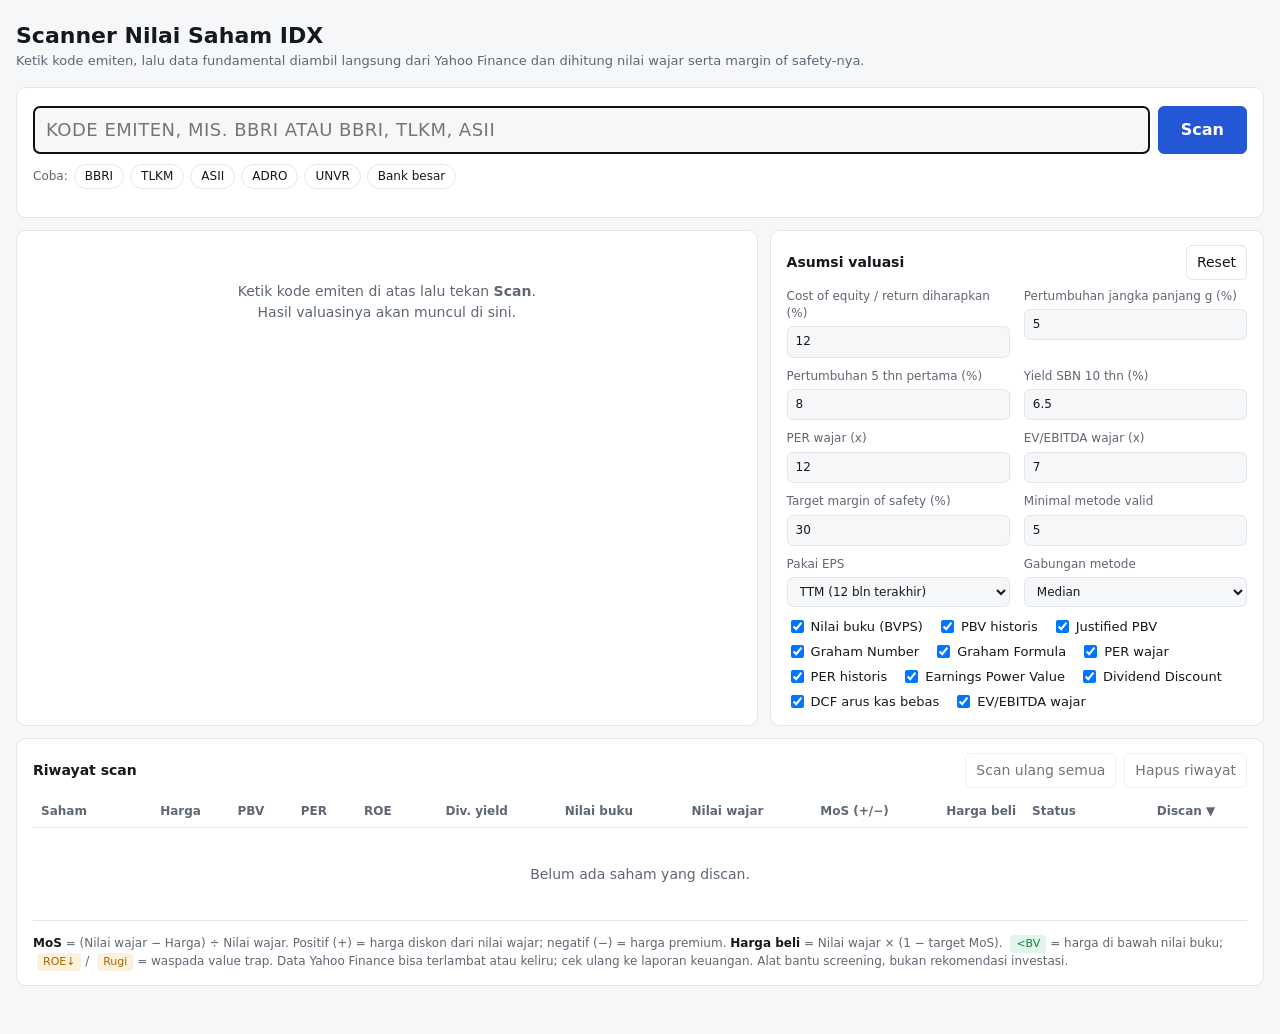
<file: app/index.html>
<!doctype html>
<html lang="id">
<head>
<meta charset="utf-8">
<meta name="viewport" content="width=device-width, initial-scale=1">
<title>Scanner Nilai Saham</title>
<style>
:root{
  --bg:#f6f7f9; --panel:#ffffff; --ink:#15181d; --muted:#5f6773; --line:#e3e6ea;
  --accent:#2457d6; --accent-ink:#ffffff; --good:#13804a; --good-bg:#e3f4ea; --warn:#a86400; --warn-bg:#fdf1dc;
  --bad:#c0362c; --bad-bg:#fbe6e4; --neutral-bg:#eef0f3; --bar:#d7dbe1;
}
@media (prefers-color-scheme: dark){
  :root:not([data-theme="light"]){
    --bg:#0f1115; --panel:#171a20; --ink:#e8eaee; --muted:#9aa2ae; --line:#272c35;
    --accent:#7ea2ff; --accent-ink:#0f1115; --good:#4cc68a; --good-bg:#14301f; --warn:#f0b14a; --warn-bg:#33270f;
    --bad:#ff7b70; --bad-bg:#3a1a18; --neutral-bg:#222731; --bar:#323946;
  }
}
:root[data-theme="dark"]{
  --bg:#0f1115; --panel:#171a20; --ink:#e8eaee; --muted:#9aa2ae; --line:#272c35;
  --accent:#7ea2ff; --accent-ink:#0f1115; --good:#4cc68a; --good-bg:#14301f; --warn:#f0b14a; --warn-bg:#33270f;
  --bad:#ff7b70; --bad-bg:#3a1a18; --neutral-bg:#222731; --bar:#323946;
}
*{box-sizing:border-box}
body{margin:0;background:var(--bg);color:var(--ink);font:14px/1.45 system-ui,-apple-system,"Segoe UI",Roboto,sans-serif}
.wrap{max-width:1300px;margin:0 auto;padding:20px 16px 48px}
h1{font-size:22px;margin:0}
h2{font-size:14px;margin:0 0 10px}
.sub{color:var(--muted);font-size:13px}
.panel{background:var(--panel);border:1px solid var(--line);border-radius:10px;padding:14px 16px}
.search{margin:16px 0 12px;padding:18px 16px}
.search form{display:flex;gap:8px}
.search input{flex:1;min-width:0;font-size:18px;padding:10px 12px;text-transform:uppercase;letter-spacing:.5px}
.search button[type=submit]{font-size:16px;padding:10px 22px;background:var(--accent);color:var(--accent-ink);border-color:var(--accent);font-weight:600}
.chips{display:flex;flex-wrap:wrap;gap:6px;margin-top:10px;align-items:center;font-size:12px;color:var(--muted)}
.chip{padding:3px 10px;border-radius:999px;font-size:12px}
.queue{margin-top:10px;display:flex;flex-direction:column;gap:6px}
.queue div{display:flex;align-items:center;gap:8px;font-size:13px}
.queue .err{color:var(--bad)}
.queue button{padding:0 6px;font-size:12px}
.spin{width:14px;height:14px;border:2px solid var(--bar);border-top-color:var(--accent);border-radius:50%;animation:sp .8s linear infinite;flex:none}
@keyframes sp{to{transform:rotate(360deg)}}
.grid2{display:grid;grid-template-columns:1fr;gap:12px;margin-bottom:12px}
@media(min-width:900px){.grid2{grid-template-columns:3fr 2fr}}
.assume{display:grid;grid-template-columns:repeat(auto-fit,minmax(150px,1fr));gap:10px 14px}
label{display:flex;flex-direction:column;gap:4px;font-size:12px;color:var(--muted)}
input,select{font:inherit;color:var(--ink);background:var(--bg);border:1px solid var(--line);border-radius:6px;padding:6px 8px}
input[type=number]{width:100%}
.methods{display:flex;flex-wrap:wrap;gap:6px 14px;margin-top:10px}
.methods label{flex-direction:row;align-items:center;color:var(--ink);font-size:13px}
button{font:inherit;background:var(--panel);color:var(--ink);border:1px solid var(--line);border-radius:6px;padding:6px 10px;cursor:pointer}
button:hover{border-color:var(--accent)}
button:disabled{opacity:.6;cursor:default}
.tablewrap{overflow-x:auto}
table{width:100%;border-collapse:collapse;font-variant-numeric:tabular-nums}
th,td{padding:7px 8px;text-align:right;white-space:nowrap;border-bottom:1px solid var(--line)}
th{font-size:12px;color:var(--muted);font-weight:600;cursor:pointer;user-select:none;background:var(--panel)}
th:hover{color:var(--ink)}
th.l,td.l{text-align:left}
tbody tr{cursor:pointer}
tbody tr:hover{background:var(--neutral-bg)}
tbody tr.sel{background:var(--neutral-bg);outline:2px solid var(--accent);outline-offset:-2px}
.code{font-weight:650}
.nm{color:var(--muted);font-size:12px;max-width:220px;overflow:hidden;text-overflow:ellipsis}
.pos{color:var(--good)} .neg{color:var(--bad)} .mut{color:var(--muted)}
.badge{display:inline-block;padding:2px 8px;border-radius:999px;font-size:12px;font-weight:600}
.b-buy{background:var(--good-bg);color:var(--good)}
.b-under{background:var(--good-bg);color:var(--good);opacity:.8}
.b-fair{background:var(--neutral-bg);color:var(--muted)}
.b-over{background:var(--bad-bg);color:var(--bad)}
.b-na{background:var(--neutral-bg);color:var(--muted)}
.tag{display:inline-block;font-size:11px;padding:1px 6px;border-radius:4px;margin-left:4px;background:var(--warn-bg);color:var(--warn)}
.tag.bv{background:var(--good-bg);color:var(--good)}
.mos{display:flex;align-items:center;gap:6px;justify-content:flex-end}
.mosbar{width:70px;height:8px;background:var(--bar);border-radius:4px;position:relative;overflow:hidden}
.mosbar i{position:absolute;top:0;bottom:0}
.mosbar::after{content:"";position:absolute;left:50%;top:0;bottom:0;width:1px;background:var(--muted)}
.big{display:flex;flex-wrap:wrap;gap:12px 28px;margin:14px 0 4px}
.big .v{font-size:26px;font-weight:650;font-variant-numeric:tabular-nums}
.big .l{font-size:12px;color:var(--muted)}
.verdict{margin:10px 0 0;padding:10px 12px;border-radius:8px;background:var(--neutral-bg);font-size:13px}
.verdict.good{background:var(--good-bg)} .verdict.bad{background:var(--bad-bg)}
.cols{display:grid;grid-template-columns:1fr;gap:4px 24px;margin-top:12px}
@media(min-width:600px){.cols{grid-template-columns:1fr 1fr}}
.row{display:flex;justify-content:space-between;padding:5px 0;border-bottom:1px solid var(--line);gap:8px}
.strip{position:relative;height:56px;margin:44px 14px 8px}
.strip .axis{position:absolute;left:0;right:0;top:26px;height:4px;background:var(--bar);border-radius:2px}
.strip .range{position:absolute;top:22px;height:12px;background:var(--good-bg);border:1px solid var(--good);border-radius:6px}
.strip .m{position:absolute;top:18px;width:2px;height:20px;background:var(--muted)}
.strip .m span{position:absolute;left:50%;transform:translateX(-50%);font-size:10px;color:var(--muted);white-space:nowrap}
.strip .p{position:absolute;top:12px;width:3px;height:32px;background:var(--ink)}
.strip .p span{position:absolute;bottom:-16px;left:50%;transform:translateX(-50%);font-size:11px;font-weight:650;white-space:nowrap}
.strip .f{position:absolute;top:14px;width:3px;height:28px;background:var(--good)}
.note{font-size:12px;color:var(--muted);margin-top:14px}
.note b{color:var(--ink)}
.empty{padding:36px 12px;text-align:center;color:var(--muted)}
.headrow{display:flex;justify-content:space-between;align-items:center;gap:8px;margin-bottom:8px;flex-wrap:wrap}
</style>
</head>
<body>
<div class="wrap">
  <h1>Scanner Nilai Saham IDX</h1>
  <div class="sub">Ketik kode emiten, lalu data fundamental diambil langsung dari Yahoo Finance dan dihitung nilai wajar serta margin of safety-nya.</div>

  <div class="panel search">
    <form id="form">
      <input id="code" placeholder="Kode emiten, mis. BBRI atau BBRI, TLKM, ASII" autocomplete="off" autofocus>
      <button type="submit" id="go">Scan</button>
    </form>
    <div class="chips">Coba:
      <button class="chip" data-c="BBRI">BBRI</button><button class="chip" data-c="TLKM">TLKM</button>
      <button class="chip" data-c="ASII">ASII</button><button class="chip" data-c="ADRO">ADRO</button>
      <button class="chip" data-c="UNVR">UNVR</button><button class="chip" data-c="BBCA, BMRI, BBNI">Bank besar</button>
    </div>
    <div class="queue" id="queue"></div>
  </div>

  <div class="grid2">
    <div class="panel" id="detail"></div>
    <div class="panel">
      <div class="headrow"><h2 style="margin:0">Asumsi valuasi</h2><button id="reset">Reset</button></div>
      <div class="assume">
        <label>Cost of equity / return diharapkan (%)<input type="number" id="a-r" step="0.5"></label>
        <label>Pertumbuhan jangka panjang g (%)<input type="number" id="a-g" step="0.5"></label>
        <label>Pertumbuhan 5 thn pertama (%)<input type="number" id="a-gh" step="0.5"></label>
        <label>Yield SBN 10 thn (%)<input type="number" id="a-y" step="0.25"></label>
        <label>PER wajar (x)<input type="number" id="a-pe" step="0.5"></label>
        <label>EV/EBITDA wajar (x)<input type="number" id="a-evm" step="0.5"></label>
        <label>Target margin of safety (%)<input type="number" id="a-mos" step="5"></label>
        <label>Minimal metode valid<input type="number" id="a-min" step="1" min="1" max="11"></label>
        <label>Pakai EPS<select id="a-eps"><option value="ttm">TTM (12 bln terakhir)</option><option value="fwd">Forward (estimasi analis)</option></select></label>
        <label>Gabungan metode<select id="a-agg"><option value="median">Median</option><option value="mean">Rata-rata</option><option value="min">Paling konservatif</option></select></label>
      </div>
      <div class="methods" id="methods"></div>
    </div>
  </div>

  <div class="panel">
    <div class="headrow">
      <h2 style="margin:0">Riwayat scan</h2>
      <div style="display:flex;gap:8px"><button id="rescan">Scan ulang semua</button><button id="clear">Hapus riwayat</button></div>
    </div>
    <div class="tablewrap">
      <table><thead><tr id="thead"></tr></thead><tbody id="tbody"></tbody></table>
    </div>
    <div class="note">
      <b>MoS</b> = (Nilai wajar − Harga) ÷ Nilai wajar. Positif (+) = harga diskon dari nilai wajar; negatif (−) = harga premium.
      <b>Harga beli</b> = Nilai wajar × (1 − target MoS). <span class="tag bv">&lt;BV</span> = harga di bawah nilai buku;
      <span class="tag">ROE↓</span> / <span class="tag">Rugi</span> = waspada value trap.
      Data Yahoo Finance bisa terlambat atau keliru; cek ulang ke laporan keuangan. Alat bantu screening, bukan rekomendasi investasi.
    </div>
  </div>
</div>

<script>
const API = "api/scan";
const METHODS = [
  {id:"bv",   ab:"BV",   name:"Nilai buku (BVPS)", desc:"Ekuitas per saham. PBV < 1 berarti harga di bawah nilai buku."},
  {id:"pbvh", ab:"PBVh", name:"PBV historis", desc:"Rata-rata PBV 4 tahun buku terakhir × BVPS sekarang."},
  {id:"pbv",  ab:"JPBV", name:"Justified PBV", desc:"BVPS × (ROE − g) ÷ (r − g). Cocok untuk bank & emiten aset berat."},
  {id:"gn",   ab:"GN",   name:"Graham Number", desc:"√(22,5 × EPS × BVPS): batas atas harga wajar ala Benjamin Graham (PER 15 × PBV 1,5)."},
  {id:"gf",   ab:"GF",   name:"Graham Formula", desc:"EPS × (8,5 + 2 × pertumbuhan 5 thn) × 4,4 ÷ yield SBN 10 thn."},
  {id:"per",  ab:"PER",  name:"PER wajar", desc:"EPS × PER wajar."},
  {id:"perh", ab:"PERh", name:"PER historis", desc:"Rata-rata PER 4 tahun buku terakhir × EPS sekarang."},
  {id:"epv",  ab:"EPV",  name:"Earnings Power Value", desc:"EPS ÷ r: nilai bila laba tidak tumbuh sama sekali (konservatif)."},
  {id:"ddm",  ab:"DDM",  name:"Dividend Discount", desc:"DPS × (1 + g) ÷ (r − g). Hanya untuk emiten yang membagi dividen."},
  {id:"dcf",  ab:"DCF",  name:"DCF arus kas bebas", desc:"Free cash flow per saham tumbuh 5 thn, lalu tumbuh g selamanya, didiskonto r."},
  {id:"ev",   ab:"EV",   name:"EV/EBITDA wajar", desc:"(EBITDA × EV/EBITDA wajar − utang bersih) ÷ jumlah saham. Tidak berlaku untuk bank."},
];
const DEFAULTS = {r:12, g:5, gh:8, y:6.5, pe:12, evm:7, mos:30, minN:5, eps:"ttm", agg:"median",
  on:Object.fromEntries(METHODS.map(m=>[m.id,true]))};
const LS_A = "idx-scanner-asumsi-v1", LS_S = "idx-scanner-riwayat-v1";

let A = loadA();
let S = loadS();          // kode -> data emiten + waktu scan
let Q = {};               // kode -> "scanning" | pesan error
let selected = Object.keys(S).sort((a,b)=>S[b].at-S[a].at)[0] || null;
let sortKey = "at", sortDir = -1, rows = [];

function loadA(){
  try{ const s = JSON.parse(localStorage.getItem(LS_A)); if(s) return {...DEFAULTS, ...s, on:{...DEFAULTS.on, ...(s.on||{})}}; }catch(e){}
  return structuredClone(DEFAULTS);
}
function loadS(){ try{ return JSON.parse(localStorage.getItem(LS_S)) || {}; }catch(e){ return {}; } }
function saveA(){ try{ localStorage.setItem(LS_A, JSON.stringify(A)); }catch(e){} }
function saveS(){ try{ localStorage.setItem(LS_S, JSON.stringify(S)); }catch(e){} }

const fmtN = (v,d=0) => v==null||!isFinite(v) ? "–" : v.toLocaleString("id-ID",{maximumFractionDigits:d,minimumFractionDigits:d});
const fmtP = (v,d=1,sign=false) => v==null||!isFinite(v) ? "–" : (sign&&v>0?"+":"") + (v*100).toLocaleString("id-ID",{maximumFractionDigits:d,minimumFractionDigits:d}) + "%";
const fmtX = v => v==null||!isFinite(v) ? "–" : fmtN(v,2)+"x";
const fmtCap = v => v==null ? "–" : v>=1e12 ? fmtN(v/1e12,1)+" T" : fmtN(v/1e9,0)+" M";
const fmtT = t => new Date(t).toLocaleString("id-ID",{day:"2-digit",month:"short",hour:"2-digit",minute:"2-digit"});

// ---------- Scan ----------
function parseCodes(text){
  return [...new Set(text.toUpperCase().split(/[\s,;]+/).map(c=>c.replace(/\.JK$/,"")).filter(Boolean))].slice(0,30);
}

async function scan(codes){
  if(!codes.length) return;
  codes.forEach(c => Q[c] = "scanning");
  renderQueue();
  await Promise.all(codes.map(async c => {
    try{
      const r = await fetch(`${API}?code=${encodeURIComponent(c)}`);
      const j = await r.json().catch(() => ({error:`Server tidak merespons dengan benar (HTTP ${r.status})`}));
      if(!r.ok || j.error) throw new Error(j.error || `HTTP ${r.status}`);
      S[j.stock.code] = {...j.stock, at:Date.now()};
      delete Q[c];
      saveS();
      selected = j.stock.code;
      render();
    }catch(e){
      Q[c] = e instanceof TypeError ? "Tidak bisa menghubungi server scan. Pastikan jalankan.bat masih berjalan." : e.message;
    }
    renderQueue();
  }));
}

function renderQueue(){
  const busy = Object.values(Q).some(v=>v==="scanning");
  $("go").disabled = busy; $("go").textContent = busy ? "Scanning…" : "Scan";
  $("queue").innerHTML = Object.entries(Q).map(([c,v]) => v==="scanning"
    ? `<div><span class="spin"></span>Scanning <b>${esc(c)}</b>: mengambil harga, laporan keuangan & dividen…</div>`
    : `<div class="err"><b>${esc(c)}</b>: ${esc(v)} <button data-x="${esc(c)}" title="Tutup">×</button></div>`).join("");
}

// ---------- Valuasi ----------
function value(s){
  const r = A.r/100, g = A.g/100, gh = A.gh/100;
  const eps = A.eps==="fwd" && s.fwdEps ? s.fwdEps : s.eps;
  const v = {};
  if(s.bvps>0) v.bv = s.bvps;
  if(s.bvps>0 && s.histPbv) v.pbvh = s.histPbv.avg*s.bvps;
  if(s.bvps>0 && s.roe!=null && r>g){ const x = s.bvps*(s.roe-g)/(r-g); if(x>0) v.pbv = x; }
  if(eps>0 && s.bvps>0) v.gn = Math.sqrt(22.5*eps*s.bvps);
  if(eps>0 && A.y>0) v.gf = eps*(8.5+2*A.gh)*4.4/A.y;
  if(eps>0) v.per = eps*A.pe;
  if(eps>0 && s.histPe) v.perh = s.histPe.avg*eps;
  if(eps>0 && r>0) v.epv = eps/r;
  if(s.dps>0 && r>g) v.ddm = s.dps*(1+g)/(r-g);
  if(s.fcfps>0 && r>g){
    let pv = 0, f = s.fcfps;
    for(let t=1; t<=5; t++){ f *= 1+gh; pv += f/(1+r)**t; }
    v.dcf = pv + f*(1+g)/(r-g)/(1+r)**5;
  }
  if(s.ebitda>0 && s.shares>0){ const x = (s.ebitda*A.evm - (s.netDebt||0))/s.shares; if(x>0) v.ev = x; }
  const used = METHODS.filter(m => A.on[m.id] && v[m.id]!=null).map(m => v[m.id]);
  let fair = null;
  if(used.length){
    const sorted = [...used].sort((a,b)=>a-b);
    if(A.agg==="min") fair = sorted[0];
    else if(A.agg==="mean") fair = used.reduce((a,b)=>a+b,0)/used.length;
    else { const m = sorted.length>>1; fair = sorted.length%2 ? sorted[m] : (sorted[m-1]+sorted[m])/2; }
  }
  const mos = fair ? (fair - s.price)/fair : null;
  const target = A.mos/100;
  let status = "na";
  if(mos!=null) status = mos>=target ? "buy" : mos>0 ? "under" : mos>-0.15 ? "fair" : "over";
  // Emiten rugi hanya dinilai dari nilai buku: jangan dilabeli "murah".
  if(status==="buy" && !(eps>0)) status = "under";
  // Belum cukup metode yang bisa dihitung: nilai wajar belum layak dijadikan patokan.
  if(mos!=null && used.length < A.minN) status = "few";
  return {
    ...s, epsUsed:eps, vals:v, n:used.length, fair,
    lo: used.length ? Math.min(...used) : null, hi: used.length ? Math.max(...used) : null,
    mos, upside: fair ? fair/s.price-1 : null, buyAt: fair ? fair*(1-target) : null,
    pbv: s.bvps>0 ? s.price/s.bvps : null, per: eps>0 ? s.price/eps : null,
    dy: s.dps ? s.dps/s.price : null, status,
    weak: !(eps>0) ? "Rugi" : (s.roe!=null && s.roe<0.08 ? "ROE↓" : null),
  };
}

const STATUS = {
  buy:  ["b-buy","Murah (MoS cukup)"],
  under:["b-under","Di bawah wajar"],
  fair: ["b-fair","Sekitar wajar"],
  over: ["b-over","Mahal"],
  na:   ["b-na","Data kurang"],
  few:  ["b-na","Metode kurang"],
};
const STATUS_ORDER = {buy:5,under:4,fair:3,over:2,few:1,na:0};
const statusBadge = s => {
  const [cls,lab] = STATUS[s.status];
  return `<span class="badge ${cls}">${s.status==="few" ? `${lab} (${s.n}/${A.minN})` : lab}</span>`;
};
const COLS = [
  {k:"code",  t:"Saham", l:true},
  {k:"price", t:"Harga"},
  {k:"pbv",   t:"PBV"},
  {k:"per",   t:"PER"},
  {k:"roe",   t:"ROE"},
  {k:"dy",    t:"Div. yield"},
  {k:"bvps",  t:"Nilai buku"},
  {k:"fair",  t:"Nilai wajar"},
  {k:"mos",   t:"MoS (+/−)"},
  {k:"buyAt", t:"Harga beli"},
  {k:"status",t:"Status", l:true},
  {k:"at",    t:"Discan"},
];

// ---------- Render ----------
function render(){
  rows = Object.values(S).map(value);
  rows.sort((a,b)=>{
    let x = a[sortKey], y = b[sortKey];
    if(sortKey==="status"){ x = STATUS_ORDER[x]; y = STATUS_ORDER[y]; }
    if(x==null && y==null) return 0; if(x==null) return 1; if(y==null) return -1;
    return (typeof x==="string" ? x.localeCompare(y) : x-y) * sortDir;
  });
  $("thead").innerHTML = COLS.map(c =>
    `<th class="${c.l?"l":""}" data-k="${c.k}">${c.t}${sortKey===c.k?(sortDir>0?" ▲":" ▼"):""}</th>`).join("") + "<th></th>";
  $("tbody").innerHTML = rows.length ? rows.map(s => {
    const w = s.mos==null ? 0 : Math.min(Math.abs(s.mos),1)*50;
    const bar = s.mos==null ? "" : s.mos>=0
      ? `<i style="left:50%;width:${w}%;background:var(--good)"></i>`
      : `<i style="right:50%;width:${w}%;background:var(--bad)"></i>`;
    return `<tr data-c="${s.code}" class="${selected===s.code?"sel":""}">
      <td class="l"><div class="code">${s.code}${s.pbv!=null&&s.pbv<1?'<span class="tag bv">&lt;BV</span>':""}${s.weak?`<span class="tag">${s.weak}</span>`:""}</div><div class="nm" title="${esc(s.name)}">${esc(s.name)}</div></td>
      <td>${fmtN(s.price)}</td>
      <td>${fmtX(s.pbv)}</td>
      <td>${fmtX(s.per)}</td>
      <td>${fmtP(s.roe)}</td>
      <td>${fmtP(s.dy)}</td>
      <td>${fmtN(s.bvps)}</td>
      <td>${fmtN(s.fair)}<div class="nm">${s.n>1?`${s.n} metode · ${fmtN(s.lo)} – ${fmtN(s.hi)}`:""}</div></td>
      <td><div class="mos"><span class="${s.mos>0?"pos":s.mos<0?"neg":""}" style="font-weight:650">${fmtP(s.mos,1,true)}</span><div class="mosbar">${bar}</div></div></td>
      <td>${fmtN(s.buyAt)}</td>
      <td class="l">${statusBadge(s)}</td>
      <td class="mut">${fmtT(s.at)}</td>
      <td><button data-del="${s.code}" title="Hapus dari riwayat">×</button></td>
    </tr>`;}).join("") : `<tr><td colspan="${COLS.length+1}" class="empty">Belum ada saham yang discan.</td></tr>`;
  $("rescan").disabled = $("clear").disabled = !rows.length;
  renderDetail();
}

function renderDetail(){
  const s = rows.find(x=>x.code===selected);
  if(!s){ $("detail").innerHTML = `<div class="empty">Ketik kode emiten di atas lalu tekan <b>Scan</b>.<br>Hasil valuasinya akan muncul di sini.</div>`; return; }
  let verdict = "Data belum cukup untuk menghitung nilai wajar.", vcls = "";
  if(s.mos!=null){
    const pct = fmtP(Math.abs(s.mos),1);
    verdict = s.mos>=0
      ? `Harga ${fmtN(s.price)} berada <b>${pct} di bawah</b> nilai wajar ${fmtN(s.fair)}. ${s.status==="buy" ? `Margin of safety sudah memenuhi target ${A.mos}%.` : `Belum memenuhi target MoS ${A.mos}%; harga beli ideal ≤ <b>${fmtN(s.buyAt)}</b>.`}`
      : `Harga ${fmtN(s.price)} berada <b>${pct} di atas</b> nilai wajar ${fmtN(s.fair)}. Harga beli ideal ≤ <b>${fmtN(s.buyAt)}</b> (MoS ${A.mos}%).`;
    vcls = s.status==="buy"||s.status==="under" ? "good" : s.status==="over" ? "bad" : "";
    if(s.status==="few") verdict += ` <b>Catatan:</b> baru ${s.n} metode yang bisa dihitung (minimal ${A.minN}), jadi nilai wajar ini belum layak jadi patokan.${s.histPbv===undefined ? " Coba <b>Scan ulang</b> untuk mengambil data metode baru." : ""}`;
    if(s.weak) verdict += ` <b>Hati-hati:</b> ${s.weak==="Rugi" ? "emiten sedang rugi, nilai hanya dari nilai buku." : "ROE di bawah 8%, bisa jadi value trap."}`;
  }
  const pts = [s.price, ...Object.values(s.vals)].filter(v=>v>0);
  const max = Math.max(...pts)*1.08, pos = v => (v/max*100).toFixed(2)+"%";
  // Label metode diselang-seling tingginya agar tidak bertumpuk saat nilainya berdekatan.
  const marks = METHODS.filter(m=>s.vals[m.id]!=null && A.on[m.id])
    .sort((a,b)=>s.vals[a.id]-s.vals[b.id])
    .map((m,i)=>`<div class="m" style="left:${pos(s.vals[m.id])}" title="${m.name}: ${fmtN(s.vals[m.id])}"><span style="top:${-16-12*(i%3)}px">${m.ab}</span></div>`).join("");
  $("detail").innerHTML = `
    <div style="display:flex;justify-content:space-between;gap:8px;align-items:flex-start">
      <div><h2 style="margin:0;font-size:18px">${s.code}</h2><div class="sub">${esc(s.name)} · ${esc(s.industry||s.sector)} · Kap. ${fmtCap(s.mcap)}</div></div>
      <div style="display:flex;gap:8px;align-items:center">${statusBadge(s)}<button data-re="${s.code}">Scan ulang</button></div>
    </div>
    <div class="big">
      <div><div class="v">${fmtN(s.price)}</div><div class="l">Harga sekarang</div></div>
      <div><div class="v">${fmtN(s.fair)}</div><div class="l">Nilai wajar · ${s.n} metode (${fmtN(s.lo)} – ${fmtN(s.hi)})</div></div>
      <div><div class="v ${s.mos>0?"pos":s.mos<0?"neg":""}">${fmtP(s.mos,1,true)}</div><div class="l">Margin of safety</div></div>
      <div><div class="v">${fmtN(s.buyAt)}</div><div class="l">Harga beli (MoS ${A.mos}%)</div></div>
    </div>
    <div class="verdict ${vcls}">${verdict}</div>
    ${s.fair ? `<div class="strip">
      <div class="axis"></div>
      ${s.n>1?`<div class="range" style="left:${pos(s.lo)};width:calc(${pos(s.hi)} - ${pos(s.lo)})"></div>`:""}
      ${marks}
      <div class="f" style="left:${pos(s.fair)}" title="Nilai wajar ${fmtN(s.fair)}"></div>
      <div class="p" style="left:${pos(s.price)}"><span>Harga ${fmtN(s.price)}</span></div>
    </div>`:""}
    <div class="cols">
      <div>
        <h2 style="margin-top:10px">Per metode (${s.n} dari ${METHODS.length} bisa dihitung)</h2>
        ${METHODS.map(m=>{
          const v = s.vals[m.id], mm = v ? (v-s.price)/v : null;
          return `<div class="row" title="${m.desc}" style="${A.on[m.id]?"":"opacity:.45"}"><span>${m.name}</span><span>${fmtN(v)} <span class="${mm>0?"pos":mm<0?"neg":"mut"}" style="display:inline-block;min-width:56px;text-align:right">${fmtP(mm,0,true)}</span></span></div>`;
        }).join("")}
      </div>
      <div>
        <h2 style="margin-top:10px">Data dasar</h2>
        <div class="row"><span>PBV / PER</span><span>${fmtX(s.pbv)} / ${fmtX(s.per)}</span></div>
        <div class="row"><span>EPS ${A.eps==="fwd"&&s.fwdEps?"(forward)":"(TTM)"} / BVPS</span><span>${fmtN(s.epsUsed,1)} / ${fmtN(s.bvps,1)}${s.finCcy!=="IDR"?` <span class="mut">(BV dari ${s.finCcy})</span>`:""}</span></div>
        <div class="row"><span>ROE / DER</span><span>${fmtP(s.roe)} / ${s.der!=null?fmtN(s.der/100,2)+"x":"–"}</span></div>
        <div class="row"><span>DPS 12 bln / yield</span><span>${fmtN(s.dps,1)} / ${fmtP(s.dy)}</span></div>
        <div class="row"><span>Tumbuh laba / pendapatan</span><span>${fmtP(s.epsGrowth,0,true)} / ${fmtP(s.revGrowth,0,true)}</span></div>
        <div class="row" title="Rata-rata ${s.histYears?.join(", ")||"–"}"><span>PBV historis rata-rata (min–maks)</span><span>${s.histPbv?`${fmtX(s.histPbv.avg)} (${fmtN(s.histPbv.min,2)}–${fmtN(s.histPbv.max,2)})`:"–"}</span></div>
        <div class="row" title="Rata-rata ${s.histYears?.join(", ")||"–"}"><span>PER historis rata-rata (min–maks)</span><span>${s.histPe?`${fmtX(s.histPe.avg)} (${fmtN(s.histPe.min,1)}–${fmtN(s.histPe.max,1)})`:"–"}</span></div>
        <div class="row"><span>FCF per saham / EBITDA</span><span>${fmtN(s.fcfps,1)} / ${fmtCap(s.ebitda)}</span></div>
        <div class="row"><span>Rentang 52 minggu</span><span>${fmtN(s.low52)} – ${fmtN(s.high52)}</span></div>
      </div>
    </div>
    <div class="note">Data diambil ${fmtT(s.at)} dari Yahoo Finance.</div>`;
}

function $(id){ return document.getElementById(id); }
function esc(s){ return String(s??"").replace(/[&<>"]/g, c=>({"&":"&amp;","<":"&lt;",">":"&gt;",'"':"&quot;"}[c])); }

function syncInputs(){
  $("a-r").value=A.r; $("a-g").value=A.g; $("a-gh").value=A.gh; $("a-y").value=A.y; $("a-pe").value=A.pe;
  $("a-evm").value=A.evm; $("a-mos").value=A.mos; $("a-min").value=A.minN; $("a-eps").value=A.eps; $("a-agg").value=A.agg;
  $("methods").innerHTML = METHODS.map(m=>`<label title="${m.desc}"><input type="checkbox" data-m="${m.id}" ${A.on[m.id]?"checked":""}> ${m.name}</label>`).join("");
}

function init(){
  if(location.protocol==="file:"){
    $("queue").innerHTML = `<div class="err">Halaman ini perlu server scan. Buka lewat <b>jalankan.bat</b> (alamat http://localhost:8765), bukan dengan klik dua kali file HTML.</div>`;
  }
  syncInputs();
  $("form").onsubmit = e => { e.preventDefault(); const c = parseCodes($("code").value); $("code").value = ""; scan(c); };
  document.querySelector(".chips").onclick = e => { const c = e.target.dataset.c; if(c) scan(parseCodes(c)); };
  $("queue").onclick = e => { const c = e.target.dataset.x; if(c){ delete Q[c]; renderQueue(); }};
  const num = (id,key)=>$(id).addEventListener("input",e=>{ const v=parseFloat(e.target.value); if(isFinite(v)){ A[key]=v; saveA(); render(); }});
  num("a-r","r"); num("a-g","g"); num("a-gh","gh"); num("a-y","y"); num("a-pe","pe");
  num("a-evm","evm"); num("a-mos","mos"); num("a-min","minN");
  $("a-eps").onchange = e=>{ A.eps=e.target.value; saveA(); render(); };
  $("a-agg").onchange = e=>{ A.agg=e.target.value; saveA(); render(); };
  $("methods").onchange = e=>{ const m=e.target.dataset.m; if(m){ A.on[m]=e.target.checked; saveA(); render(); }};
  $("reset").onclick = ()=>{ A = structuredClone(DEFAULTS); saveA(); syncInputs(); render(); };
  $("thead").onclick = e=>{ const k=e.target.closest("th")?.dataset.k; if(!k) return; sortDir = sortKey===k ? -sortDir : (k==="code"?1:-1); sortKey=k; render(); };
  $("tbody").onclick = e=>{
    const del = e.target.dataset.del;
    if(del){ delete S[del]; if(selected===del) selected=null; saveS(); render(); return; }
    const c = e.target.closest("tr")?.dataset.c;
    if(c){ selected=c; render(); if(innerWidth<900) $("detail").scrollIntoView({behavior:"smooth"}); }
  };
  $("detail").onclick = e=>{ const c=e.target.dataset.re; if(c) scan([c]); };
  $("rescan").onclick = ()=>scan(Object.keys(S));
  $("clear").onclick = ()=>{ if(confirm("Hapus semua riwayat scan?")){ S={}; selected=null; saveS(); render(); }};
  render();
}
init();
</script>
</body>
</html>
</file>
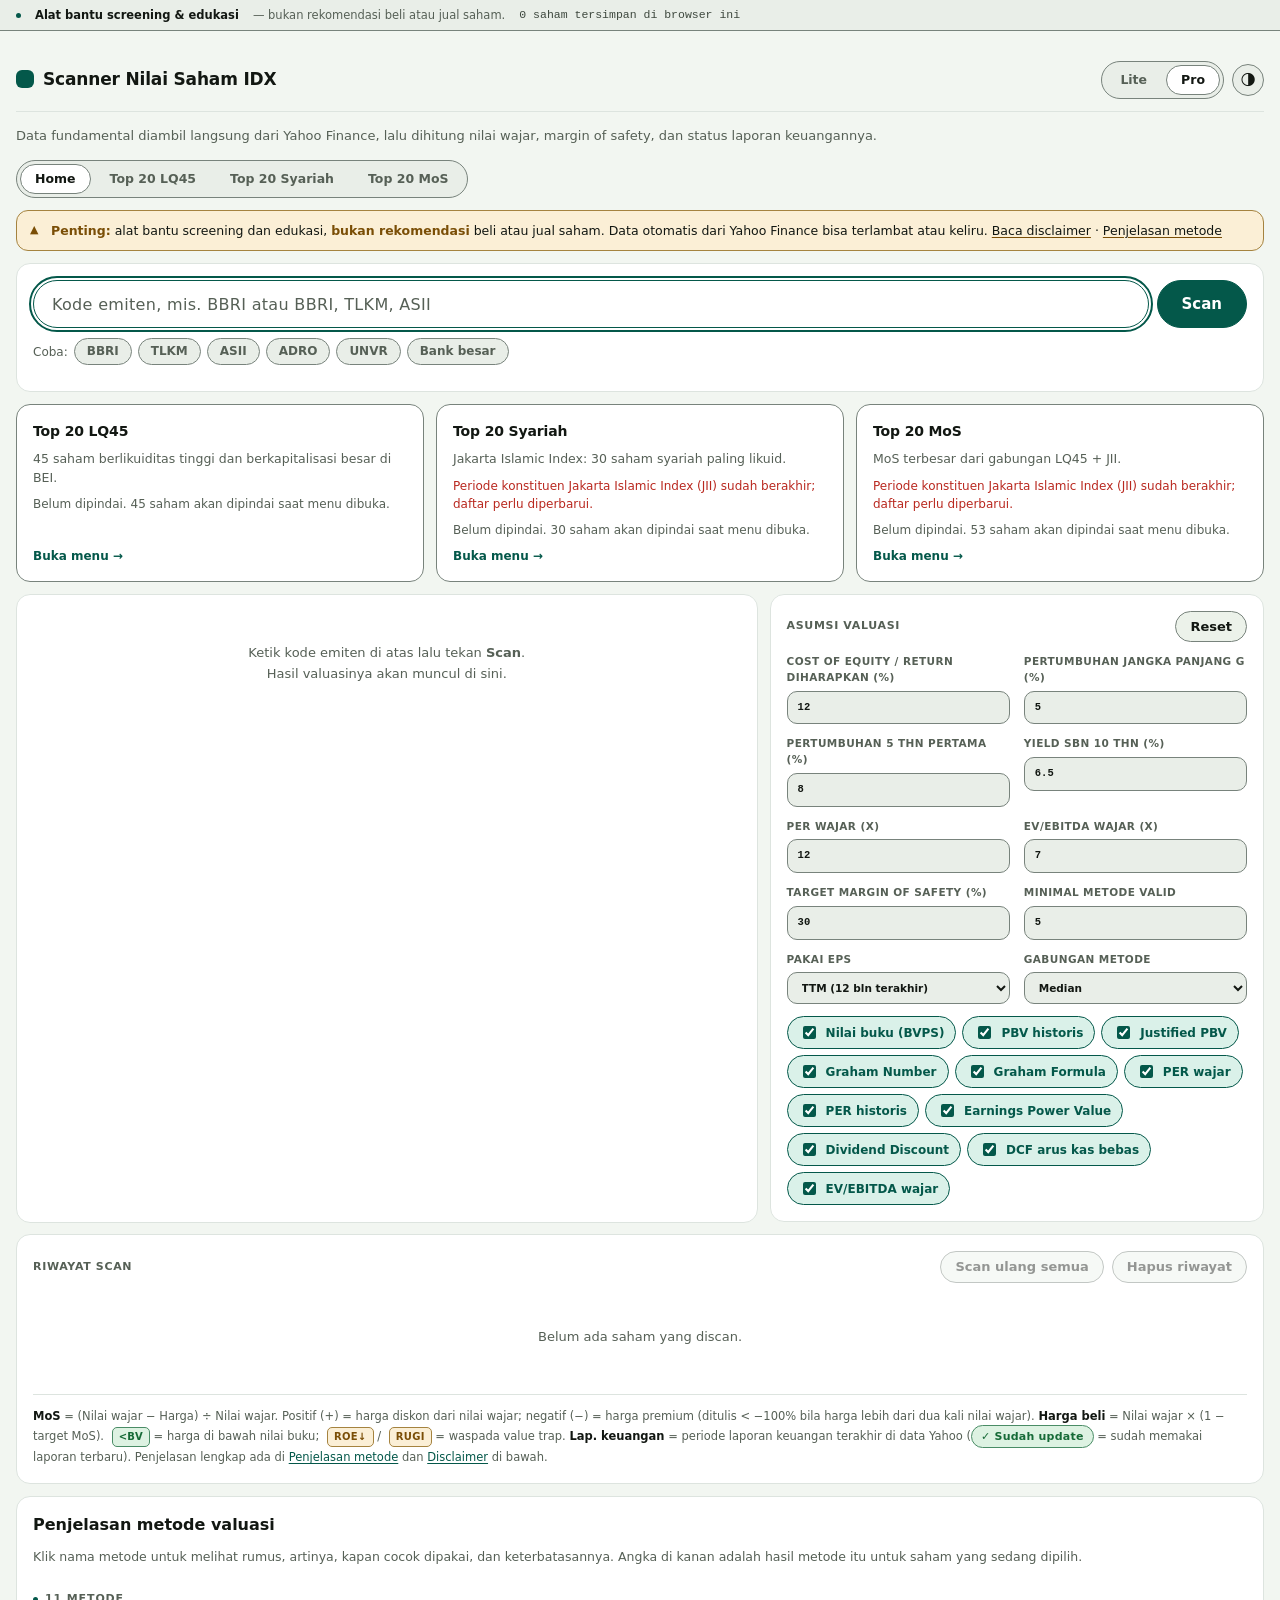
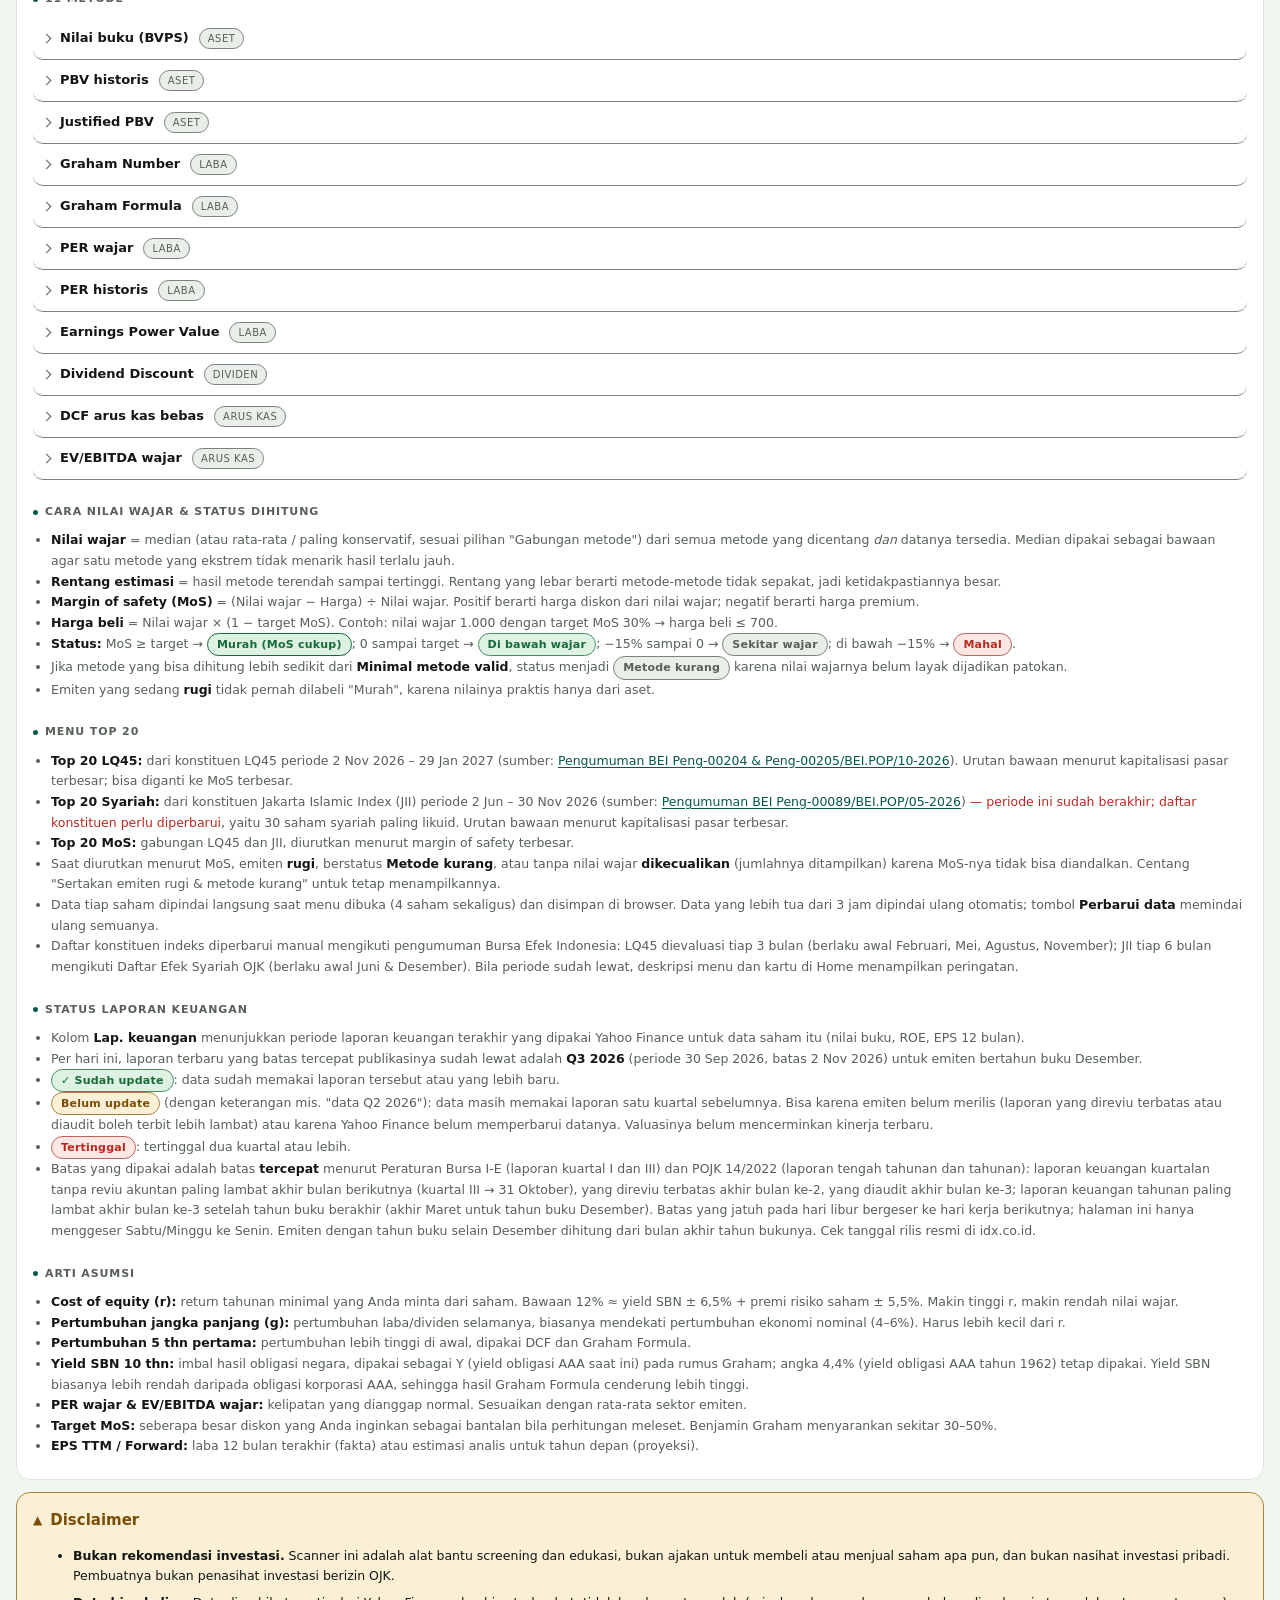
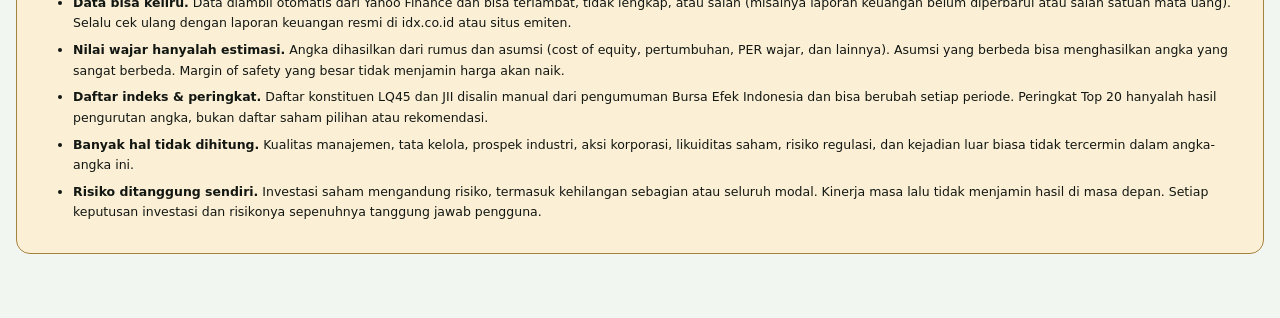
<file: app/public/index.html>
<!doctype html>
<html lang="id">
<head>
<meta charset="utf-8">
<meta name="viewport" content="width=device-width, initial-scale=1">
<title>Scanner Nilai Saham</title>
<link rel="stylesheet" href="ui.css">
<script src="engine.js"></script>
<style>
/* Hanya yang khusus halaman Pro. Dasarnya — reset, body, .panel, tombol, kolom isian, bentuk kotak cari,
   chip, rel segmen (.tabs), pil status, .spin, .progress, .empty, .warnbar, bilah atas, dan pita informasi
   — ada di ui.css, supaya versi Pro dan Lite tidak pelan-pelan berbeda bentuknya lagi. */
:root{--font-size:14px}
.wrap{max-width:1300px}
/* Tabel tetap rapat meski line-height dasar naik ke 1,5. */
table{line-height:1.4}
/* #detail disorot lewat program (tabindex="-1"), bukan kontrol — tapi cincin fokus keyboardnya tetap ada. */
#detail:focus:not(:focus-visible){outline:none}
/* Supaya .cols di dalamnya bisa memakai @container; tidak menambah pemotongan apa pun. */
#detail{container-type:inline-size}

/* Bentuk tab sekarang sama dengan tombol Lite/Pro di atasnya (lihat .tabs di ui.css).
   Keempat <a> WAJIB tetap anak langsung .tabs: showView() memakai tab.parentElement lalu menghitung
   tab.offsetLeft terhadap bar.scrollLeft untuk menggeser tab aktif ke dalam layar sempit.
   Layar sempit: "Top 20" disembunyikan dari tab (judul panel tetap menyebutnya) agar keempat tab muat. */
@media(max-width:480px){.tabs .tl{display:none} .tabs a{padding:6px 11px}}

.search{margin:12px 0}
/* Tiap baris antrean jadi satu kartu kecil supaya keadaan "sedang mengambil" terbaca sebagai sesuatu yang
   hidup. .err harus tetap bisa dipakai sebagai <span> di tengah kalimat (dipakai di tiga tempat lain),
   jadi perlakuan berbloknya dibatasi ke dalam .queue dan #list-prog saja. */
.queue{margin-top:10px;display:flex;flex-direction:column;gap:6px}
.queue div{display:flex;align-items:center;gap:8px;font-size:12.5px;padding:7px 10px;border-radius:var(--r-sm);background:var(--bg-2);border:1px solid var(--line)}
.queue .mut{background:none;border:0;padding:4px 0}
/* Pengubah warna saja: .err juga dipakai sebagai <span> di tengah kalimat 11,5–12,5px (listDesc, baris
   progres, .note), jadi ukuran hurufnya tidak boleh dipaksa di sini. Ukuran blok diatur di baris berikutnya. */
.err{color:var(--bad)}
.queue .err,#list-prog > .err{font-size:13px;color:var(--bad);background:var(--bad-bg);border-color:var(--bad-line);border-radius:var(--r-md);padding:9px 12px;display:flex;align-items:center;gap:8px;flex-wrap:wrap}
.queue .err button{margin-left:auto}
/* Isi kartu menu adalah daftar peringkat mini, jadi barisnya dibentuk seperti baris daftar di versi Lite.
   Nomornya dari counter CSS, jadi markup <ol>/<li> buatan renderCards() tidak perlu diubah. */
.cards{display:grid;grid-template-columns:1fr;gap:12px;margin-bottom:12px}
@media(min-width:760px){.cards{grid-template-columns:repeat(3,1fr)}}
/* Kartunya tautan, jadi tepinya --line-2 (batas kontrol), bukan --line milik .panel yang nyaris tak terlihat.
   Jarak dalamnya sudah dari .panel. */
.card{display:flex;flex-direction:column;gap:8px;color:var(--ink);text-decoration:none;border-color:var(--line-2)}
.card:hover{border-color:var(--ink-2);background:var(--panel-2)}
.card h3{margin:0;font-size:14px;font-weight:700;letter-spacing:-.01em}
.card ol{counter-reset:li;list-style:none;margin:4px 0 0;padding:0;display:flex;flex-direction:column;gap:4px}
.card li{counter-increment:li;display:flex;align-items:baseline;gap:8px;font-size:12.5px;padding:5px 8px;border-radius:6px;background:var(--bg-2);font-variant-numeric:tabular-nums}
.card li::before{content:counter(li);flex:none;width:14px;color:var(--muted);font-size:10.5px;font-weight:700}
.card .go{margin-top:auto;color:var(--accent);font-weight:700;font-size:12px}
.card:hover .go{text-decoration:underline}

/* #shared dipindah-pindahkan antara #slot-home dan #slot-list tiap ganti menu, jadi jangan pernah menulis
   aturan yang bergantung pada induknya atau posisi nth-child-nya. */
.grid2{display:grid;grid-template-columns:1fr;gap:12px;margin-bottom:12px}
@media(min-width:900px){.grid2{grid-template-columns:3fr 2fr}}
.assume{display:grid;grid-template-columns:repeat(auto-fit,minmax(150px,1fr));gap:12px 14px}
label{display:flex;flex-direction:column;gap:5px;font-size:12px;color:var(--muted)}
/* Huruf kapital kecil hanya untuk label asumsi: pemilih `label` telanjang juga mengenai .listctl dan .methods. */
.assume > label{font-size:10.5px;text-transform:uppercase;letter-spacing:.04em;font-weight:600}
/* Kesebelas sakelar metode jadi chip yang menyala saat dicentang. Kotak centangnya sengaja dibiarkan
   terlihat: menyembunyikannya akan menghilangkan cincin fokus dan memperkecil sasaran sentuh. */
.methods{display:flex;flex-wrap:wrap;gap:6px;margin-top:12px}
.methods label{flex-direction:row;align-items:center;gap:7px;color:var(--ink);font-size:12px;font-weight:600;text-transform:none;letter-spacing:0;padding:6px 11px;border-radius:var(--r-pill);background:var(--bg-2);border:1px solid var(--line-2);cursor:pointer}
.methods label:has(input:checked){background:var(--accent-soft);border-color:var(--accent);color:var(--accent)}
.tablewrap{overflow-x:auto}
/* Tabel dibikin rapat seperti papan data. Garis antarbaris tetap --line (dekoratif, nyaris tak terlihat);
   yang memisahkan kepala tabel dari isinya memakai --line-2 karena itu batas yang benar-benar bekerja. */
table{width:100%;border-collapse:collapse;font-variant-numeric:tabular-nums}
th,td{padding:8px;text-align:right;white-space:nowrap}
th{font-size:10.5px;text-transform:uppercase;letter-spacing:.06em;color:var(--muted);font-weight:700;user-select:none;background:var(--panel);border-bottom:1px solid var(--line-2)}
td{font-size:12.5px;border-bottom:1px solid var(--line);font-family:var(--mono-num)}
td.l{font-family:var(--font-ui)}
th[data-k]{cursor:pointer}
th:hover{color:var(--ink)}
th.l,td.l{text-align:left}
.thbtn{background:none;border:0;padding:0;font:inherit;color:inherit;cursor:pointer;white-space:nowrap;border-radius:0}
/* Tanpa ini, button:hover bersama di ui.css memberi judul kolom kotak abu-abu bersudut tajam. */
.thbtn:hover{background:none}
tbody tr{cursor:pointer}
tbody tr:hover{background:var(--panel-2)}
/* Cincin di dalam (inset box-shadow), bukan outline: outline menggeser baris 2px saat dipilih. */
tbody tr.sel{background:var(--panel-2);outline:none;box-shadow:inset 0 0 0 1px var(--line-2)}
/* Kolom pertama (# / hapus) dan Saham tetap terlihat saat tabel digeser ke samping.
   Latarnya WAJIB pekat (tanpa transparansi / backdrop-filter), atau baris yang tergeser menembusnya. */
.stick,.stick2{position:sticky;z-index:1;background:var(--panel)}
/* left:-1px menutup celah subpiksel di tepi kiri agar isi yang tergeser tidak mengintip di sebelah kolom sticky.
   Lebar 40px dicocokkan tangan dengan .stick2{left:39px} — lencana peringkat 20px masih muat di dalamnya. */
.stick{left:-1px;width:40px;min-width:40px;max-width:40px}
.stick2{left:39px;box-shadow:1px 0 0 var(--line-2)}
th.stick,th.stick2{z-index:2}
tbody tr:hover .stick,tbody tr:hover .stick2,tbody tr.sel .stick,tbody tr.sel .stick2{background:var(--panel-2)}
/* Garis tepi baris terpilih digambar ulang di sel sticky (cincin baris tertutup latar sel sticky). */
tbody tr.sel .stick{box-shadow:inset 3px 0 0 var(--accent),inset 0 1px 0 var(--line-2),inset 0 -1px 0 var(--line-2)}
tbody tr.sel .stick2{box-shadow:inset 0 1px 0 var(--line-2),inset 0 -1px 0 var(--line-2),1px 0 0 var(--line-2)}
td.rank{text-align:center;padding:6px 8px}
td.rank > span{display:inline-grid;place-items:center;width:20px;height:20px;border-radius:6px;background:var(--bg-2);color:var(--muted);font-size:10.5px;font-weight:700;font-variant-numeric:tabular-nums}
.code{font-weight:700;font-size:13px;letter-spacing:.01em;background:none;border:0;padding:0;color:var(--ink);cursor:pointer;text-align:left;border-radius:3px}
.code:hover{color:var(--accent);background:none;border-color:transparent}
/* Tombol hapus diredupkan sampai barisnya disentuh — tapi tidak pernah display:none, agar tetap bisa
   dijangkau keyboard, dan hanya di perangkat yang memang punya hover. */
.del{padding:0;width:22px;height:22px;display:inline-grid;place-items:center;font-size:13px;line-height:1}
@media(hover:hover){
  .del{opacity:0;transition:opacity .12s}
  tr:hover .del,.del:focus-visible{opacity:1}
}
.nm{color:var(--muted);font-size:11px;max-width:220px;overflow:hidden;text-overflow:ellipsis}
@media(max-width:600px){.nm{max-width:140px}}
/* Penanda persegi kecil, sengaja beda bentuk dari pil status 999px supaya keterangan tambahan tidak
   tertukar dengan label status. Ketiganya juga muncul di tengah kalimat pada teks .note. */
.tag{display:inline-block;font-size:10px;font-weight:700;padding:1px 6px;border-radius:var(--r-xs);letter-spacing:.03em;text-transform:uppercase;margin-left:4px;background:var(--warn-bg);color:var(--warn);border:1px solid var(--warn-line)}
.tag.bv{background:var(--good-bg);color:var(--good);border-color:var(--good-line)}
.tag.idx{background:var(--bg-2);color:var(--muted);border-color:var(--line-2);margin-left:0;margin-right:4px}
/* Bar MoS: lebar isian dihitung JS sebagai |mos| (maks 1) x 50%, tumbuh kiri/kanan dari garis tengah.
   position:relative, overflow:hidden, dan `i{position:absolute;top:0;bottom:0}` wajib dipertahankan. */
.mos{display:flex;align-items:center;gap:6px;justify-content:flex-end}
.mosbar{width:64px;height:6px;background:var(--bar);border:1px solid var(--line-2);border-radius:var(--r-pill);position:relative;overflow:hidden;flex:none}
.mosbar i{position:absolute;top:0;bottom:0;border-radius:var(--r-pill)}
.mosbar i.up{background:var(--good)}
.mosbar i.down{background:var(--bad)}
.mosbar::after{content:"";position:absolute;left:50%;top:0;bottom:0;width:1px;background:var(--muted)}
.mosnum{font-weight:700;font-family:var(--mono-num);font-variant-numeric:tabular-nums}
/* Kepala panel rincian. Urutan DOM di .big adalah angka-lalu-label (kebalikan dari .prices di Lite);
   urutannya dibiarkan, hanya jenis hurufnya yang disamakan. */
.dhead{display:flex;justify-content:space-between;gap:8px;align-items:flex-start;flex-wrap:wrap}
.dhead h2{margin:0;font-size:20px;font-weight:800;letter-spacing:-.02em}
.dhead .act{display:flex;gap:8px;align-items:center}
.backbtn{margin-top:6px}
.big{display:grid;grid-template-columns:repeat(auto-fit,minmax(150px,1fr));gap:10px;margin:16px 0 0}
.big > div{background:var(--bg-2);border:1px solid var(--line);border-radius:var(--r-md);padding:12px 14px}
.big .v{font-size:24px;font-weight:700;font-family:var(--mono-num);font-variant-numeric:tabular-nums;letter-spacing:-.02em}
.big .l{font-size:10.5px;text-transform:uppercase;letter-spacing:.04em;color:var(--muted);margin-top:4px;line-height:1.35}
/* Nama pengubahnya berbeda dari versi Lite (good/bad vs v-buy/v-over) karena ini memang komponen lain:
   satu paragraf penjelasan, bukan putusan besar. Jangan dipindahkan ke ui.css. */
.verdict{margin:12px 0 0;padding:12px 14px;border-radius:var(--r-md);background:var(--bg-2);border:1px solid var(--line-2);box-shadow:inset 3px 0 0 var(--line-2);font-size:12.5px;line-height:1.6;color:var(--muted)}
.verdict b{color:var(--ink);font-weight:650}
.verdict.good{background:var(--good-bg);border-color:var(--good-line);box-shadow:inset 3px 0 0 var(--good)}
.verdict.bad{background:var(--bad-bg);border-color:var(--bad-line);box-shadow:inset 3px 0 0 var(--bad)}
/* Dua kolom diputuskan dari lebar #detail-nya sendiri, bukan lebar layar: #detail adalah jalur 3fr di
   dalam .grid2, jadi dengan @media baris-barisnya justru menyempit saat layar melebar ke 900px. */
.cols{display:grid;grid-template-columns:1fr;gap:4px 24px;margin-top:12px}
@container (min-width:680px){.cols{grid-template-columns:1fr 1fr}}
.row{display:flex;justify-content:space-between;padding:6px 2px;border-bottom:1px solid var(--line);gap:12px;font-size:12.5px}
.row span:last-child{font-family:var(--mono-num);font-variant-numeric:tabular-nums;color:var(--ink)}
.row > span:first-child{color:var(--muted)}
/* Diredupkan lewat token, bukan opacity: opacity .5 menurunkan teks dan tautannya yang masih bisa diklik
   sampai ~2,2:1. Keterangan "(tidak dipakai)" di teksnya yang jadi penanda non-warna. */
.row.off{opacity:1}
.row.off > a{color:var(--muted);text-decoration:underline}
.row.off span:last-child,.row.off .rowmos{color:var(--muted)}
.cols > div:first-child .row:hover{background:var(--panel-2);border-radius:4px}
.rowmos{display:inline-block;min-width:56px;text-align:right}
/* Bagian paling rapuh di berkas ini. margin:44px 14px 8px wajib tetap: 44px di atas adalah satu-satunya
   ruang untuk tiga baris label yang ditaruh JS di top:-16/-28/-40px, dan 14px di sisinya menjaga penanda
   di left:100% tetap di dalam panel. Jangan pernah diberi overflow:hidden. .p dan .f tetap 3px dan .m tetap
   1,5–2px: penanda diposisikan dari tepi kirinya, dan ambang tabrakan 8% lebar disetel untuk ukuran huruf
   label sekarang. .p tetap lebih tinggi dari .f, dan ujungnya dibedakan bentuk agar terbaca tanpa warna. */
.strip{position:relative;height:56px;margin:44px 14px 8px}
.strip .axis{position:absolute;left:0;right:0;top:26px;height:3px;background:var(--bar);border:1px solid var(--line-2);border-radius:var(--r-pill)}
.strip .range{position:absolute;top:22px;height:10px;background:var(--good-bg);border:1px solid var(--good-line);border-radius:var(--r-pill)}
.strip .m{position:absolute;top:18px;width:1.5px;height:20px;background:var(--line-2)}
.strip .m span{position:absolute;left:50%;transform:translateX(-50%);font-size:9.5px;letter-spacing:.03em;color:var(--muted);white-space:nowrap}
.strip .p{position:absolute;top:12px;width:3px;height:32px;background:var(--ink);border-radius:2px}
.strip .p::after{content:"";position:absolute;left:50%;top:-5px;width:8px;height:8px;margin-left:-4px;background:var(--ink);transform:rotate(45deg)}
.strip .p span{position:absolute;bottom:-16px;left:50%;transform:translateX(-50%);font-size:10.5px;font-weight:700;font-family:var(--mono-num);white-space:nowrap}
.strip .f{position:absolute;top:14px;width:3px;height:28px;background:var(--good);border-radius:2px}
.strip .f::after{content:"";position:absolute;left:50%;bottom:-5px;width:8px;height:8px;margin-left:-4px;border-radius:50%;background:var(--good)}
.note{font-size:11.5px;color:var(--muted);margin-top:14px;padding-top:12px;border-top:1px solid var(--line);line-height:1.6}
.note b{color:var(--ink)}
.headrow{display:flex;justify-content:space-between;align-items:center;gap:8px;margin-bottom:12px;flex-wrap:wrap}
.headrow h2{font-size:11px;text-transform:uppercase;letter-spacing:.06em;color:var(--muted);font-weight:700}
.listhead{margin:12px 0}
.listhead h2{font-size:16px;font-weight:700;margin:0 0 4px}
/* Kedua saringan daftar jadi chip yang menyala saat dicentang; kotak centangnya tetap terlihat. */
.listctl{display:flex;flex-wrap:wrap;gap:8px 10px;align-items:center;margin-top:12px}
.listctl label{flex-direction:row;align-items:center;gap:7px;color:var(--ink);font-size:12px;font-weight:600;text-transform:none;letter-spacing:0;padding:6px 12px;border-radius:var(--r-pill);background:var(--bg-2);border:1px solid var(--line-2);cursor:pointer}
.listctl label:has(input:checked){background:var(--accent-soft);border-color:var(--accent);color:var(--accent)}
/* min-width:0 + flex-wrap wajib: lebar bawaan <select> adalah lebar pilihan terpanjangnya (238px pada 16px),
   dan tanpa ini menu LQ45/Syariah menggeser seluruh halaman ke samping di bawah ~345px. */
.listctl #list-rank-wrap{background:none;border:0;padding:0;color:var(--muted);gap:8px;flex-wrap:wrap;min-width:0}
#list-rank{border-radius:var(--r-pill);padding:7px 14px;min-width:0;max-width:100%;flex:1 1 140px}
.prog{margin-top:12px;font-size:12.5px}
.stats{display:flex;flex-wrap:wrap;gap:6px 10px;margin-top:12px;font-size:11.5px;color:var(--muted)}
/* Sudutnya bukan 999px: pil penuh di sini terbaca seperti chip saringan yang bisa diklik dua baris di atasnya. */
.stats span{padding:3px 9px;border-radius:var(--r-sm);background:var(--bg-2);border:1px solid var(--line)}
.stats b{color:var(--ink);font-family:var(--mono-num);font-variant-numeric:tabular-nums}
.more{margin-top:10px;text-align:center}
#list-more{width:100%;max-width:280px}
#list-note{font-size:11.5px;margin-top:14px;padding-top:12px;border-top:1px solid var(--line);color:var(--muted)}
/* Judul bagian di panduan sudah berbentuk kapital kecil sejak awal, jadi tinggal dinaikkan ke laras yang
   sama dengan .sechead di ui.css — tanpa mengubah satu pun markupnya. */
.guide{margin-top:12px}
.guide h2{font-size:16px}
/* Bentuk dasarnya dari .sechead di ui.css (kelasnya dipasang di markup); di sini hanya jaraknya. */
.guide h3{margin:24px 0 10px}
.guide p,.guide li{font-size:12.5px;line-height:1.65;color:var(--muted)}
.guide b{color:var(--ink)}
.guide ul{margin:6px 0;padding-left:18px}
.guide li::marker{color:var(--muted)}
/* id m-<metode> dan atribut data-val wajib tetap ada: openMethod() memakai id-nya, dan updateGuide()
   memanggil querySelector('[data-val=…]').textContent untuk kesebelas metode TANPA penjaga null —
   satu saja hilang, renderDetail() melempar dan seluruh panel rincian berhenti diperbarui. */
details.method{border-bottom:1px solid var(--line-2);border-radius:var(--r-sm)}
details.method summary{cursor:pointer;padding:10px;display:flex;align-items:baseline;gap:10px;list-style:none}
details.method summary::-webkit-details-marker{display:none}
details.method summary::before{content:"";flex:none;width:6px;height:6px;align-self:center;border-right:1.5px solid var(--muted);border-bottom:1.5px solid var(--muted);transform:rotate(-45deg);transition:transform .15s}
details.method[open] summary::before{transform:rotate(45deg)}
details.method[open]{background:var(--bg-2);border-bottom-color:transparent;margin:4px 0}
details.method summary .nm2{font-weight:650;font-size:13px}
details.method summary .grp{font-size:10px;text-transform:uppercase;letter-spacing:.05em;color:var(--muted);background:var(--bg-2);border:1px solid var(--line-2);padding:2px 8px;border-radius:var(--r-pill)}
details.method summary .val{margin-left:auto;font-size:11.5px;color:var(--muted);font-family:var(--mono-num);font-variant-numeric:tabular-nums}
details.method .body{padding:2px 0 12px 20px;display:grid;gap:6px;font-size:12.5px;line-height:1.6}
details.method .body .k{color:var(--muted);font-size:11px;text-transform:uppercase;letter-spacing:.04em}
/* Dua pemicu sorotan: :target untuk tautan dalam (#m-dcf), .flash untuk klik. Animasinya harus selesai
   di bawah 1,5 detik — openMethod() mencabut kelasnya tepat setelah 1500 ms. */
details.method:target,details.method.flash{background:var(--accent-soft);border-radius:var(--r-sm)}
details.method.flash{animation:flash 1.4s ease-out}
@keyframes flash{from{background:var(--accent-soft)}to{background:transparent}}
.formula{font-family:var(--mono-num);font-size:12px;background:var(--bg-2);border:1px solid var(--line-2);color:var(--ink);padding:6px 10px;border-radius:6px;display:inline-block}
/* Satu-satunya tempat di halaman ini yang memang pantas lebih keras. Butir-butirnya tetap --ink. */
.disclaimer{margin-top:12px;background:var(--warn-bg);border-color:var(--warn-line)}
.disclaimer h2{color:var(--warn);font-size:15px;display:flex;gap:8px;align-items:center}
.disclaimer h2::before{content:"\25B2";font-size:12px}
.disclaimer li{font-size:12.5px;line-height:1.65;margin-bottom:6px;color:var(--ink)}
</style>
</head>
<body>
<!-- Pita atas: bentuknya diambil dari papan berjalan, geraknya tidak. Teks yang bergerak sendiri adalah isyarat
     "pasar jalan tanpa Anda", dan itu justru yang tidak boleh disugestikan alat bantu screening. Isinya satu
     baris diam: kalimat literasi + satu angka nyata yang memang sudah dihitung halaman ini. -->
<div class="ticker"><div class="in">
  <span class="dot"></span><b>Alat bantu screening &amp; edukasi</b> — bukan rekomendasi beli atau jual saham.
  <span class="num" id="tick-stat"></span>
</div></div>

<div class="wrap">
  <div class="topbar">
    <div class="brand">
      <h1>Scanner Nilai Saham IDX</h1>
    </div>
    <div class="topright">
      <div class="verswitch" role="group" aria-label="Pilih versi tampilan">
        <a href="lite.html">Lite</a><span class="cur" aria-current="page">Pro</span>
      </div>
      <button id="theme" type="button"></button>
    </div>
  </div>

  <div class="lead">Data fundamental diambil langsung dari Yahoo Finance, lalu dihitung nilai wajar, margin of safety, dan status laporan keuangannya.</div>

  <nav class="tabs" aria-label="Menu">
    <a href="#home" data-view="home">Home</a>
    <a href="#lq45" data-view="lq45"><span class="tl">Top 20 </span>LQ45</a>
    <a href="#syariah" data-view="syariah"><span class="tl">Top 20 </span>Syariah</a>
    <a href="#mos" data-view="mos"><span class="tl">Top 20 </span>MoS</a>
  </nav>

  <div class="warnbar"><b>Penting:</b> alat bantu screening dan edukasi, <b>bukan rekomendasi</b> beli atau jual saham. Data otomatis dari Yahoo Finance bisa terlambat atau keliru. <a href="#disclaimer">Baca disclaimer</a> · <a href="#panduan">Penjelasan metode</a></div>

  <!-- ===== Home ===== -->
  <div data-panel="home">
    <div class="panel search">
      <form id="form">
        <input id="code" placeholder="Kode emiten, mis. BBRI atau BBRI, TLKM, ASII" autocomplete="off" aria-label="Kode emiten" autofocus>
        <button type="submit" id="go">Scan</button>
      </form>
      <div class="chips">Coba:
        <button class="chip" data-c="BBRI">BBRI</button><button class="chip" data-c="TLKM">TLKM</button>
        <button class="chip" data-c="ASII">ASII</button><button class="chip" data-c="ADRO">ADRO</button>
        <button class="chip" data-c="UNVR">UNVR</button><button class="chip" data-c="BBCA, BMRI, BBNI">Bank besar</button>
      </div>
      <div class="queue" id="queue"></div>
      <div class="sr" id="home-live" role="status" aria-live="polite"></div>
    </div>
    <div class="cards" id="cards"></div>
    <div id="slot-home"></div>
    <div class="panel">
      <div class="headrow">
        <h2 style="margin:0">Riwayat scan</h2>
        <div style="display:flex;gap:8px"><button id="rescan">Scan ulang semua</button><button id="clear">Hapus riwayat</button></div>
      </div>
      <div class="tablewrap" id="hist-wrap">
        <table><thead><tr id="hist-head"></tr></thead><tbody id="hist-body"></tbody></table>
      </div>
      <div class="empty" id="hist-empty" hidden>Belum ada saham yang discan.</div>
      <div class="note">
        <b>MoS</b> = (Nilai wajar − Harga) ÷ Nilai wajar. Positif (+) = harga diskon dari nilai wajar; negatif (−) = harga premium
        (ditulis &lt; −100% bila harga lebih dari dua kali nilai wajar).
        <b>Harga beli</b> = Nilai wajar × (1 − target MoS). <span class="tag bv">&lt;BV</span> = harga di bawah nilai buku;
        <span class="tag">ROE↓</span> / <span class="tag">Rugi</span> = waspada value trap.
        <b>Lap. keuangan</b> = periode laporan keuangan terakhir di data Yahoo (<span class="lk lk-ok">✓ Sudah update</span> = sudah memakai laporan terbaru).
        Penjelasan lengkap ada di <a href="#panduan">Penjelasan metode</a> dan <a href="#disclaimer">Disclaimer</a> di bawah.
      </div>
    </div>
  </div>

  <!-- ===== Menu Top 20 (dipakai bergantian oleh LQ45, Syariah, MoS) ===== -->
  <div data-panel="list" hidden>
    <div class="panel listhead" id="list-panel" tabindex="-1">
      <h2 id="list-title"></h2>
      <div class="sub" id="list-desc"></div>
      <div class="listctl">
        <label id="list-rank-wrap">Peringkat berdasarkan
          <select id="list-rank"><option value="mcap">Kapitalisasi pasar terbesar</option><option value="mos">MoS terbesar</option></select>
        </label>
        <label id="list-incl-wrap" title="Emiten rugi, status Metode kurang, atau tanpa nilai wajar"><input type="checkbox" id="list-incl"> Sertakan emiten rugi &amp; metode kurang</label>
        <label title="Hanya saham yang datanya sudah memakai laporan keuangan terbaru"><input type="checkbox" id="list-fresh"> Hanya laporan keuangan terbaru</label>
        <button id="list-refresh">Perbarui data</button>
      </div>
      <div class="prog" id="list-prog"></div>
      <div class="sr" id="list-live" role="status" aria-live="polite"></div>
    </div>
    <div class="panel" style="margin-bottom:12px">
      <div class="tablewrap" id="list-wrap">
        <table><thead><tr id="list-head"></tr></thead><tbody id="list-body"></tbody></table>
      </div>
      <div class="empty" id="list-empty" hidden></div>
      <div class="more"><button id="list-more" hidden></button></div>
      <div class="note" id="list-note">Klik baris untuk melihat rincian valuasi di bawah tabel. <b>#</b> = peringkat menurut kriteria yang dipilih; klik judul kolom untuk mengurutkan ulang tampilan.</div>
    </div>
    <div id="slot-list"></div>
  </div>

  <!-- Rincian + asumsi: satu elemen yang dipindah ke slot menu aktif -->
  <div class="grid2" id="shared">
    <div class="panel" id="detail" tabindex="-1"></div>
    <div class="panel">
      <div class="headrow"><h2 style="margin:0">Asumsi valuasi</h2><button id="reset">Reset</button></div>
      <div class="assume">
        <label>Cost of equity / return diharapkan (%)<input type="number" id="a-r" step="0.5"></label>
        <label>Pertumbuhan jangka panjang g (%)<input type="number" id="a-g" step="0.5"></label>
        <label>Pertumbuhan 5 thn pertama (%)<input type="number" id="a-gh" step="0.5"></label>
        <label>Yield SBN 10 thn (%)<input type="number" id="a-y" step="0.25"></label>
        <label>PER wajar (x)<input type="number" id="a-pe" step="0.5"></label>
        <label>EV/EBITDA wajar (x)<input type="number" id="a-evm" step="0.5"></label>
        <label>Target margin of safety (%)<input type="number" id="a-mos" step="5"></label>
        <label>Minimal metode valid<input type="number" id="a-min" step="1" min="1" max="11"></label>
        <label>Pakai EPS<select id="a-eps"><option value="ttm">TTM (12 bln terakhir)</option><option value="fwd">Forward (estimasi analis)</option></select></label>
        <label>Gabungan metode<select id="a-agg"><option value="median">Median</option><option value="mean">Rata-rata</option><option value="min">Paling konservatif</option></select></label>
      </div>
      <div class="methods" id="methods"></div>
    </div>
  </div>

  <div class="panel guide" id="panduan">
    <h2>Penjelasan metode valuasi</h2>
    <p class="sub" style="margin:0">Klik nama metode untuk melihat rumus, artinya, kapan cocok dipakai, dan keterbatasannya. Angka di kanan adalah hasil metode itu untuk saham yang sedang dipilih.</p>
    <h3 class="sechead">11 metode</h3>
    <div id="method-list"></div>

    <h3 class="sechead">Cara nilai wajar &amp; status dihitung</h3>
    <ul>
      <li><b>Nilai wajar</b> = median (atau rata-rata / paling konservatif, sesuai pilihan "Gabungan metode") dari semua metode yang dicentang <i>dan</i> datanya tersedia. Median dipakai sebagai bawaan agar satu metode yang ekstrem tidak menarik hasil terlalu jauh.</li>
      <li><b>Rentang estimasi</b> = hasil metode terendah sampai tertinggi. Rentang yang lebar berarti metode-metode tidak sepakat, jadi ketidakpastiannya besar.</li>
      <li><b>Margin of safety (MoS)</b> = (Nilai wajar − Harga) ÷ Nilai wajar. Positif berarti harga diskon dari nilai wajar; negatif berarti harga premium.</li>
      <li><b>Harga beli</b> = Nilai wajar × (1 − target MoS). Contoh: nilai wajar 1.000 dengan target MoS 30% → harga beli ≤ 700.</li>
      <li><b>Status:</b> MoS ≥ target → <span class="badge b-buy">Murah (MoS cukup)</span>; 0 sampai target → <span class="badge b-under">Di bawah wajar</span>; −15% sampai 0 → <span class="badge b-fair">Sekitar wajar</span>; di bawah −15% → <span class="badge b-over">Mahal</span>.</li>
      <li>Jika metode yang bisa dihitung lebih sedikit dari <b>Minimal metode valid</b>, status menjadi <span class="badge b-na">Metode kurang</span> karena nilai wajarnya belum layak dijadikan patokan.</li>
      <li>Emiten yang sedang <b>rugi</b> tidak pernah dilabeli "Murah", karena nilainya praktis hanya dari aset.</li>
    </ul>

    <h3 class="sechead">Menu Top 20</h3>
    <ul id="guide-menus"></ul>

    <h3 class="sechead">Status laporan keuangan</h3>
    <ul id="guide-lk"></ul>

    <h3 class="sechead">Arti asumsi</h3>
    <ul>
      <li><b>Cost of equity (r):</b> return tahunan minimal yang Anda minta dari saham. Bawaan 12% ≈ yield SBN ± 6,5% + premi risiko saham ± 5,5%. Makin tinggi r, makin rendah nilai wajar.</li>
      <li><b>Pertumbuhan jangka panjang (g):</b> pertumbuhan laba/dividen selamanya, biasanya mendekati pertumbuhan ekonomi nominal (4–6%). Harus lebih kecil dari r.</li>
      <li><b>Pertumbuhan 5 thn pertama:</b> pertumbuhan lebih tinggi di awal, dipakai DCF dan Graham Formula.</li>
      <li><b>Yield SBN 10 thn:</b> imbal hasil obligasi negara, dipakai sebagai Y (yield obligasi AAA saat ini) pada rumus Graham; angka 4,4% (yield obligasi AAA tahun 1962) tetap dipakai. Yield SBN biasanya lebih rendah daripada obligasi korporasi AAA, sehingga hasil Graham Formula cenderung lebih tinggi.</li>
      <li><b>PER wajar & EV/EBITDA wajar:</b> kelipatan yang dianggap normal. Sesuaikan dengan rata-rata sektor emiten.</li>
      <li><b>Target MoS:</b> seberapa besar diskon yang Anda inginkan sebagai bantalan bila perhitungan meleset. Benjamin Graham menyarankan sekitar 30–50%.</li>
      <li><b>EPS TTM / Forward:</b> laba 12 bulan terakhir (fakta) atau estimasi analis untuk tahun depan (proyeksi).</li>
    </ul>
  </div>

  <div class="panel disclaimer" id="disclaimer">
    <h2>Disclaimer</h2>
    <ul>
      <li><b>Bukan rekomendasi investasi.</b> Scanner ini adalah alat bantu screening dan edukasi, bukan ajakan untuk membeli atau menjual saham apa pun, dan bukan nasihat investasi pribadi. Pembuatnya bukan penasihat investasi berizin OJK.</li>
      <li><b>Data bisa keliru.</b> Data diambil otomatis dari Yahoo Finance dan bisa terlambat, tidak lengkap, atau salah (misalnya laporan keuangan belum diperbarui atau salah satuan mata uang). Selalu cek ulang dengan laporan keuangan resmi di idx.co.id atau situs emiten.</li>
      <li><b>Nilai wajar hanyalah estimasi.</b> Angka dihasilkan dari rumus dan asumsi (cost of equity, pertumbuhan, PER wajar, dan lainnya). Asumsi yang berbeda bisa menghasilkan angka yang sangat berbeda. Margin of safety yang besar tidak menjamin harga akan naik.</li>
      <li><b>Daftar indeks & peringkat.</b> Daftar konstituen LQ45 dan JII disalin manual dari pengumuman Bursa Efek Indonesia dan bisa berubah setiap periode. Peringkat Top 20 hanyalah hasil pengurutan angka, bukan daftar saham pilihan atau rekomendasi.</li>
      <li><b>Banyak hal tidak dihitung.</b> Kualitas manajemen, tata kelola, prospek industri, aksi korporasi, likuiditas saham, risiko regulasi, dan kejadian luar biasa tidak tercermin dalam angka-angka ini.</li>
      <li><b>Risiko ditanggung sendiri.</b> Investasi saham mengandung risiko, termasuk kehilangan sebagian atau seluruh modal. Kinerja masa lalu tidak menjamin hasil di masa depan. Setiap keputusan investasi dan risikonya sepenuhnya tanggung jawab pengguna.</li>
    </ul>
  </div>
</div>

<script>
// Mesin bersama dengan versi Lite ada di engine.js: INDEXES, LISTS, METHODS, DEFAULTS, LS, SECTORS,
// penyimpanan data hasil scan, antrean /api/scan (fetchStock), status laporan keuangan (lkInfo), value(),
// dan tema terang/gelap. Berkas ini hanya lapisan tampilan versi Pro.

// Seluruh skrip ini bergantung pada engine.js. Bila berkas itu gagal dimuat, semua kerangka halaman tetap tergambar
// (judul, menu, kotak scan, panel asumsi) tetapi tidak ada satu pun tombol yang hidup — jadi beri tahu dulu.
if(typeof readJSON === "undefined"){
  document.getElementById("queue").innerHTML =
    '<div class="err">Halaman gagal dimuat sepenuhnya: <b>engine.js</b> tidak terbaca, jadi semua tombol di halaman ini mati. Muat ulang halaman (Ctrl+F5).</div>';
  throw new Error("engine.js tidak dimuat");
}

const PREF_DEFAULTS = {
  lq45:    {rank:"mcap", all:false, incl:false, fresh:false},
  syariah: {rank:"mcap", all:false, incl:false, fresh:false},
  mos:     {rank:"mos",  all:false, incl:false, fresh:false},
};

let PREF = loadPref();
let view = "home";
const sel = {home:null, lq45:null, syariah:null, mos:null};   // saham terpilih per menu
const picked = {lq45:false, syariah:false, mos:false};        // pengguna sudah memilih baris sendiri di menu ini
const Q = {};    // antrean scan Home: kode -> "scanning" | pesan error
const LP = {};   // progres scan per menu
const sorts = {hist:{k:"at", d:-1}, list:{k:"rank", d:1}};
let detailMsg = null;   // {code, text}: pesan "Scan ulang" yang gagal, hanya ditampilkan untuk saham itu
let queueNote = "";     // catatan di antrean Home (mis. kode yang diabaikan)
let navScroll = false;  // menu yang dibuka dari kartu Home (klik biasa): gulir ke atas menu itu

// ---------- Penyimpanan (localStorage bisa tidak tersedia; semua dibungkus try/catch) ----------

function loadPref(){
  const s = readJSON(LS.pref, {});
  return Object.fromEntries(Object.entries(PREF_DEFAULTS).map(([k,d])=>[k, {...d, ...(s[k]||{})}]));
}

function savePref(){ writeJSON(LS.pref, PREF); }

function announce(where, text){ $(where==="home" ? "home-live" : "list-live").textContent = text; }

function scanManual(codes){
  if(!codes.length) return;
  codes.forEach(c => Q[c] = "scanning");
  render();
  let left = codes.length, failed = 0;
  codes.forEach(c => fetchStock(c, {urgent:true}).then(s=>{
    delete Q[c];
    saveHist(h => [s.code, ...h.filter(x=>x!==s.code)]);
    sel.home = s.code;
    // Satu kode: tampilkan rinciannya segera, kecuali tombol mouse sedang ditekan (klik lain sedang berlangsung).
    if(codes.length===1){ if(pointerHeld) scheduleRender(); else { render(); if(view==="home") revealDetail(); } }
  }).catch(e=>{ Q[c] = e.message; failed++; }).finally(()=>{
    if(--left === 0) announce("home", codes.length===1
      ? (failed ? `${c} gagal dipindai.` : `${c} selesai dipindai.`)
      : `${codes.length-failed} dari ${codes.length} saham selesai dipindai${failed ? `, ${failed} gagal` : ""}.`);
    scheduleRender();
  }));
}

function renderQueue(){
  const scanning = Object.keys(Q).filter(c=>Q[c]==="scanning");
  const queued = scanning.filter(c=>!running.has(c));
  const lines = queueNote ? [`<div class="mut">${esc(queueNote)}</div>`] : [];
  // Tiap kalimat dibungkus satu <span>: baris antrean adalah kotak flex, jadi tanpa pembungkus tiap potongan
  // teks di antara elemen jadi item sendiri dan gap 8px menyisip sebelum titik dua.
  scanning.filter(c=>running.has(c)).forEach(c => lines.push(
    `<div><span class="spin"></span><span>Scanning <b>${esc(c)}</b>: mengambil harga, laporan keuangan &amp; dividen…</span></div>`));
  if(queued.length) lines.push(`<div><span class="spin"></span><span>${paused() ? `Menunggu jeda karena ${pauseWhy()}:` : "Menunggu antrean:"} <b>${queued.map(esc).join(", ")}</b></span></div>`);
  // Tombol tutup tetap anak langsung dan tanpa isi elemen: handler-nya membaca e.target.dataset.x apa adanya.
  Object.entries(Q).filter(([,v])=>v!=="scanning").forEach(([c,v]) => lines.push(
    `<div class="err"><span><b>${esc(c)}</b>: ${esc(v)}</span><button class="btn-icon btn-ghost" data-x="${esc(c)}" aria-label="Tutup pesan ${esc(c)}" title="Tutup">×</button></div>`));
  setHtml($("queue"), lines.join(""));
}

// Pindai konstituen menu: hanya yang belum ada / sudah basi, kecuali force.
function ensureList(key, {force=false, only=null}={}){
  if(LP[key]?.running) return;
  const codes = only || listCodes(key).filter(c => force || isStale(DATA[c]));
  const st = LP[key] = {total:codes.length, done:0, failed:{}, running:codes.length>0};
  if(codes.length) announce("list", `Memindai ${codes.length} saham ${LISTS[key].title}…`);
  render();
  codes.forEach(c => fetchStock(c)
    .catch(e=>{ st.failed[c] = e.message; })
    .finally(()=>{
      st.done++;
      if(st.done >= st.total){
        st.running = false;
        const nf = Object.keys(st.failed).length;
        announce("list", `Pemindaian ${LISTS[key].title} selesai: ${st.total-nf} berhasil${nf ? `, ${nf} gagal` : ""}.`);
      }
      scheduleRender();
    }));
}

// ---------- Menu Top 20 ----------
// listCodes() ada di engine.js: jangan dideklarasikan ulang di sini, karena deklarasi fungsi di skrip klasik saling
// menimpa diam-diam dan versi Pro akan berhenti ikut perubahan di engine.js.
function listMode(key){ const L = LISTS[key]; return L.ranks.includes(PREF[key].rank) ? PREF[key].rank : L.ranks[0]; }

// Peringkat konstituen yang sudah punya data. Saat diurutkan menurut MoS, emiten rugi / metode kurang /
// tanpa nilai wajar dikecualikan (kecuali dicentang) agar MoS semu dari satu-dua metode tidak naik ke atas.
function rankList(key){
  const P = PREF[key], mode = listMode(key), codes = listCodes(key);
  const have = codes.filter(c=>DATA[c]).map(c=>value(DATA[c]));
  const excluded = [], stale = [];
  let pool = have.filter(s=>{
    if(mode==="mos" && !P.incl && (s.mos==null || s.status==="few" || s.weak==="Rugi")){ excluded.push(s); return false; }
    if(P.fresh && lkInfo(s).key!=="ok"){ stale.push(s); return false; }
    return true;
  });
  pool.sort(mode==="mcap" ? (a,b)=>(b.mcap??-1)-(a.mcap??-1) : (a,b)=>(b.mos??-Infinity)-(a.mos??-Infinity));
  pool.forEach((s,i)=>{ s.rank = i+1; });
  return {codes, have, pool, excluded, stale, mode};
}

function rankPhrase(mode){ return mode==="mcap" ? "kapitalisasi pasar terbesar" : "margin of safety (MoS) terbesar"; }
function indexNote(idx){
  const I = INDEXES[idx];
  const src = I.url ? `<a href="${esc(I.url)}" target="_blank" rel="noopener">${esc(I.source||"sumber")}</a>` : esc(I.source);
  const old = indexExpired(idx) ? ` <span class="err">— periode ini sudah berakhir; daftar konstituen perlu diperbarui</span>` : "";
  return `${esc(I.name)} periode ${esc(I.period)}${src ? ` (sumber: ${src})` : ""}${old}`;
}
function listDesc(key, mode){
  const n = listCodes(key).length;
  if(key==="mos") return `20 saham dengan MoS terbesar dari gabungan LQ45 dan JII (${n} saham unik). Konstituen: ${indexNote("lq45")}; ${indexNote("jii")}.`;
  const extra = key==="syariah" ? ", indeks 30 saham syariah paling likuid" : "";
  return `20 teratas dari ${n} konstituen ${indexNote(LISTS[key].index)}${extra}, diurutkan menurut ${rankPhrase(mode)}.`;
}
function cardDesc(key){
  if(key==="mos") return "MoS terbesar dari gabungan LQ45 + JII.";
  return key==="lq45" ? "45 saham berlikuiditas tinggi dan berkapitalisasi besar di BEI." : "Jakarta Islamic Index: 30 saham syariah paling likuid.";
}
const listIndexes = key => LISTS[key].index ? [LISTS[key].index] : ["lq45","jii"];

// ---------- Tabel ----------
function codeTags(s){
  const t = [];
  if(s.pbv!=null && s.pbv<1) t.push('<span class="tag bv">&lt;BV</span>');
  if(s.weak) t.push(`<span class="tag">${s.weak}</span>`);
  if(s.partial?.length) t.push(`<span class="tag" title="Sebagian data gagal diambil: ${esc(s.partial.join(", "))}">sebagian</span>`);
  // Di menu, data yang sudah basi (pembaruannya gagal) ditandai agar tidak dikira terbaru.
  if(view!=="home" && Date.now()-s.at > STALE_MS) t.push(`<span class="tag" title="Data diambil ${fmtT(s.at)}; pembaruan belum berhasil">lama</span>`);
  return t.join("");
}
const CELL = {
  del:   s => `<td class="stick"><button class="del" data-del="${s.code}" aria-label="Hapus ${s.code} dari riwayat" title="Hapus dari riwayat">×</button></td>`,
  rank:  s => `<td class="rank stick"><span>${s.rank??"–"}</span></td>`,
  code:  s => `<td class="l stick2"><div><button class="code" data-c="${s.code}">${s.code}</button>${codeTags(s)}</div><div class="nm" title="${esc(s.name)}">${esc(s.name)}</div></td>`,
  sector:s => `<td class="l mut">${esc(sectorName(s.sector))}</td>`,
  price: s => `<td>${fmtN(s.price)}</td>`,
  mcap:  s => `<td>${fmtCap(s.mcap)}</td>`,
  pbv:   s => `<td>${fmtX(s.pbv)}</td>`,
  per:   s => `<td>${fmtX(s.per)}</td>`,
  roe:   s => `<td>${fmtP(s.roe)}</td>`,
  dy:    s => `<td>${fmtP(s.dy)}</td>`,
  bvps:  s => `<td>${fmtN(s.bvps)}</td>`,
  fair:  s => `<td>${fmtN(s.fair)}<div class="nm">${s.n>1?`${s.n} metode · ${fmtN(s.lo)} – ${fmtN(s.hi)}`:""}</div></td>`,
  mos:   s => {
    const w = s.mos==null ? 0 : Math.min(Math.abs(s.mos),1)*50;
    const bar = s.mos==null ? "" : s.mos>=0
      ? `<i class="up" style="left:50%;width:${w}%"></i>`
      : `<i class="down" style="right:50%;width:${w}%"></i>`;
    return `<td><div class="mos"><span class="mosnum ${s.mos>0?"pos":s.mos<0?"neg":""}"${mosTitle(s)}>${fmtMos(s.mos)}</span><div class="mosbar">${bar}</div></div></td>`;
  },
  buyAt: s => `<td>${fmtN(s.buyAt)}</td>`,
  status:s => `<td class="l">${statusBadge(s)}</td>`,
  lk:    s => `<td class="l">${lkBadge(s)}</td>`,
  at:    s => `<td class="mut">${fmtT(s.at)}</td>`,
};
// Kolom penentu keputusan (MoS, status, laporan keuangan) langsung setelah nama agar terlihat tanpa menggeser tabel.
const HIST_COLS = [
  {k:"del",t:"Hapus",c:"stick",nosort:1},{k:"code",t:"Saham",l:1,c:"stick2"},{k:"mos",t:"MoS (+/−)"},
  {k:"status",t:"Status",l:1},{k:"lk",t:"Lap. keuangan",l:1},{k:"price",t:"Harga"},{k:"fair",t:"Nilai wajar"},
  {k:"buyAt",t:"Harga beli"},{k:"pbv",t:"PBV"},{k:"per",t:"PER"},{k:"roe",t:"ROE"},{k:"dy",t:"Div. yield"},
  {k:"bvps",t:"Nilai buku"},{k:"at",t:"Data"},
];
const LIST_COLS = [
  {k:"rank",t:"#",c:"stick"},{k:"code",t:"Saham",l:1,c:"stick2"},{k:"mos",t:"MoS (+/−)"},{k:"status",t:"Status",l:1},
  {k:"lk",t:"Lap. keuangan",l:1},{k:"price",t:"Harga"},{k:"fair",t:"Nilai wajar"},{k:"buyAt",t:"Harga beli"},
  {k:"mcap",t:"Kap. pasar"},{k:"pbv",t:"PBV"},{k:"per",t:"PER"},{k:"roe",t:"ROE"},{k:"dy",t:"Div. yield"},
  {k:"sector",t:"Sektor",l:1},
];
function sortVal(s, k){
  if(k==="status") return STATUS_ORDER[s.status];
  if(k==="lk") return s.lastReport || null;
  if(k==="sector") return sectorName(s.sector);
  return s[k];
}
function sortRows(rows, {k, d}){
  rows.sort((a,b)=>{
    const x = sortVal(a,k), y = sortVal(b,k);
    if(x==null && y==null) return 0; if(x==null) return 1; if(y==null) return -1;
    return (typeof x==="string" ? x.localeCompare(y) : x-y) * d;
  });
}
const headHtml = (cols, srt) => cols.map(c => {
  const cls = [c.l && "l", c.c].filter(Boolean).join(" ");
  if(c.nosort) return `<th class="${cls}"><span class="sr">${c.t}</span></th>`;
  const on = srt.k===c.k;
  return `<th class="${cls}" data-k="${c.k}"${on ? ` aria-sort="${srt.d>0?"ascending":"descending"}"` : ""}><button type="button" class="thbtn" data-sort="${c.k}">${c.t}${on?(srt.d>0?" ▲":" ▼"):""}</button></th>`;
}).join("");
const rowHtml = (s, cols) => {
  const on = sel[view]===s.code;
  return `<tr data-c="${s.code}"${on ? ' class="sel" aria-current="true"' : ""}>${cols.map(c=>CELL[c.k](s)).join("")}</tr>`;
};

// ---------- Render ----------
// Hasil scan datang beruntun: render digabung (paling sering tiap 250 ms) dan ditunda selama tombol mouse / jari
// masih ditekan, agar klik pada baris tidak hilang karena tabel diganti di tengah klik.
let renderTimer = 0, pointerHeld = 0;
function scheduleRender(){ if(!renderTimer) renderTimer = setTimeout(flushRender, 250); }
function flushRender(){
  renderTimer = 0;
  if(pointerHeld && Date.now() - pointerHeld < 3000){ renderTimer = -1; return; }   // dilanjutkan saat dilepas
  render();
}
function render(){
  if(renderTimer > 0) clearTimeout(renderTimer);
  renderTimer = 0;
  if(expectedReport(12)?.iso !== guideExp) buildGuideLk();
  if(view==="home"){ renderQueue(); renderHistory(); renderCards(); }
  else renderList();
  // Angka di pita atas; hanya ditulis saat berubah agar render berkala tidak terus menyentuh DOM.
  const tick = `${Object.keys(DATA).length} saham tersimpan di browser ini`;
  const tickEl = $("tick-stat");
  if(tickEl && tickEl.textContent !== tick) tickEl.textContent = tick;
  renderDetail();
}

// Ganti isi elemen tanpa menghilangkan fokus keyboard dari tombol di dalamnya.
function setHtml(el, html){
  const a = document.activeElement;
  // Nama tag ikut dicocokkan: baris <tr data-c> juga punya data-c seperti tombol kodenya.
  const key = a && a !== el && el.contains(a)
    ? ["re","open","act","c","del","sort","x","card"].filter(k=>a.dataset[k]!=null).map(k=>`[data-${k}="${CSS.escape(a.dataset[k])}"]`).join("")
    : "";
  el.innerHTML = html;
  if(key) el.querySelector(a.tagName.toLowerCase() + key)?.focus({preventScroll:true});
}

function renderHistory(){
  const rows = HIST.filter(c=>DATA[c]).map(c=>value(DATA[c]));
  sortRows(rows, sorts.hist);
  setHtml($("hist-head"), headHtml(HIST_COLS, sorts.hist));
  setHtml($("hist-body"), rows.map(s=>rowHtml(s, HIST_COLS)).join(""));
  $("hist-wrap").hidden = !rows.length;
  $("hist-empty").hidden = !!rows.length;
  $("rescan").disabled = $("clear").disabled = !rows.length;
}

function renderCards(){
  setHtml($("cards"), Object.entries(LISTS).map(([key,L])=>{
    const R = rankList(key), top = R.pool.slice(0,3), total = R.codes.length;
    const expired = listIndexes(key).filter(indexExpired).map(i=>INDEXES[i].name);
    const warn = expired.length ? `<div class="err small">Periode konstituen ${expired.join(" &amp; ")} sudah berakhir; daftar perlu diperbarui.</div>` : "";
    let body = `<div class="mut small">Belum dipindai. ${total} saham akan dipindai saat menu dibuka.</div>`;
    if(R.have.length){
      const items = top.map(s=>{
        const k = lkInfo(s);
        return `<li><b>${s.code}</b> <span class="${s.mos>0?"pos":s.mos<0?"neg":"mut"}"${mosTitle(s)}>MoS ${fmtMos(s.mos,0)}</span>${R.mode==="mcap"?` <span class="mut">· ${fmtCap(s.mcap)}</span>`:""}${s.weak?` <span class="tag">${s.weak}</span>`:""}${k.key==="late"||k.key==="old"?` <span class="tag" title="${esc(k.tip)}">LK ${esc(k.sub)}</span>`:""}</li>`;
      }).join("");
      const hidden = [R.excluded.length && `${R.excluded.length} dikecualikan`, R.stale.length && `${R.stale.length} disembunyikan (laporan belum terbaru)`].filter(Boolean);
      const oldest = Math.min(...R.have.map(s=>s.at));
      body = `${top.length ? `<ol>${items}</ol>` : `<div class="mut small">Tidak ada saham yang lolos filter menu ini${hidden.length ? ` (${hidden.join(", ")})` : ""}.</div>`}
        <div class="mut small">${R.have.length}/${total} saham terpindai · urut ${rankPhrase(R.mode)}${top.length && hidden.length ? ` · ${hidden.join(", ")}` : ""}</div>
        <div class="mut small">Data: ${fmtT(oldest)}${R.have.some(isStale) ? " · sebagian sudah lama, diperbarui saat menu dibuka" : ""}</div>`;
    }
    return `<a class="panel card" href="#${key}" data-card="${key}"><h3>${L.title}</h3><div class="sub">${cardDesc(key)}</div>${warn}${body}<span class="go">Buka menu →</span></a>`;
  }).join(""));
}

// Pesan gagal yang sama dikelompokkan: "Yahoo Finance sedang membatasi… (12 saham: AADI, ADMR, …)".
function failureGroups(failed){
  const by = {};
  Object.entries(failed).forEach(([c,m])=>{ (by[m] ||= []).push(c); });
  return Object.entries(by).map(([m,cs])=>
    `${esc(m)} <span class="mut">(${cs.length} saham: ${cs.slice(0,12).map(esc).join(", ")}${cs.length>12?", …":""})</span>`);
}

let listDescHtml = "";
function renderList(){
  const key = view, L = LISTS[key], P = PREF[key], R = rankList(key), st = LP[key];
  $("list-title").textContent = L.title;
  // Ditulis ulang hanya bila berubah: render berkala saat scan tidak boleh membuang fokus dari tautan sumber indeks.
  const desc = listDesc(key, R.mode);
  if(desc !== listDescHtml) $("list-desc").innerHTML = listDescHtml = desc;
  $("list-rank-wrap").hidden = L.ranks.length < 2;
  $("list-rank").value = R.mode;
  $("list-incl-wrap").hidden = R.mode !== "mos";
  $("list-incl").checked = P.incl;
  $("list-fresh").checked = P.fresh;
  // Tidak di-disable agar fokus keyboard tidak hilang; klik saat memindai diabaikan oleh ensureList.
  $("list-refresh").setAttribute("aria-disabled", !!st?.running);

  const parts = [], failed = st ? Object.keys(st.failed) : [];
  if(st?.running){
    parts.push(`<div><span class="spin"></span> Memindai ${st.done}/${st.total} saham…${paused() ? ` <b>Menunggu jeda karena ${pauseWhy()}.</b>` : ""}${failed.length ? ` <span class="err">${failed.length} gagal: ${esc(st.failed[failed[0]])}</span>` : ""} <span class="mut">Peringkat diperbarui otomatis.</span></div>
      <div class="progress"><i style="width:${st.total ? Math.round(st.done/st.total*100) : 100}%"></i></div>`);
  }else if(failed.length){
    parts.push(`<div class="err"><span>${failed.length} saham gagal dipindai: ${failureGroups(st.failed).join("; ")}</span> <button data-act="retry">Coba lagi</button></div>`);
  }
  const missing = R.codes.length - R.have.length;
  const times = R.have.map(s=>s.at);
  const lk = R.have.reduce((acc,s)=>{ acc[lkInfo(s).key]++; return acc; }, {ok:0, late:0, old:0, na:0});
  const e = expectedReport(12);
  parts.push(`<div class="stats">
    <span><b>${R.have.length}</b>/${R.codes.length} saham terpindai${missing && !st?.running ? ` (${missing} belum ada data)` : ""}</span>
    ${times.length ? `<span>Data: ${fmtT(Math.min(...times))}${Math.max(...times)-Math.min(...times) > 60000 ? ` – ${fmtT(Math.max(...times))}` : ""}</span>` : ""}
    <span title="${e ? `Laporan terbaru per hari ini untuk tahun buku Desember: ${periodLabel(e.iso)} (batas tercepat publikasinya ${fmtD(e.dueIso)} sudah lewat)` : ""}">Lap. keuangan: <b>${lk.ok}</b> sudah update · ${lk.late} belum${lk.old?` · ${lk.old} tertinggal`:""}${lk.na?` · ${lk.na} tidak diketahui`:""}</span>
    ${R.excluded.length ? `<span title="${esc(R.excluded.map(s=>s.code).join(", "))}">${R.excluded.length} dikecualikan (rugi / metode kurang / tanpa nilai wajar)</span>` : ""}
    ${R.stale.length ? `<span title="${esc(R.stale.map(s=>s.code).join(", "))}">${R.stale.length} disembunyikan (laporan belum terbaru)</span>` : ""}
  </div>`);
  setHtml($("list-prog"), parts.join(""));

  const shown = P.all ? [...R.pool] : R.pool.slice(0, TOP_N);
  sortRows(shown, sorts.list);
  // Sebelum pengguna memilih sendiri, rincian mengikuti peringkat #1 (saat pemindaian pertama #1 bisa berganti).
  if(!picked[key] || !R.pool.some(s=>s.code===sel[key])){ sel[key] = R.pool[0]?.code || null; picked[key] = false; }
  setHtml($("list-head"), headHtml(LIST_COLS, sorts.list));
  setHtml($("list-body"), shown.map(s=>rowHtml(s, LIST_COLS)).join(""));
  // Pesan kosong di luar tabel lebar agar tetap terbaca di layar sempit.
  let empty = "";
  if(!shown.length){
    if(st?.running) empty = "Sedang memindai data…";
    else if(!R.have.length) empty = failed.length ? "Data belum bisa diambil. Lihat alasannya di atas, lalu klik <b>Coba lagi</b>." : "Belum ada data.";
    else empty = `Tidak ada saham yang lolos filter: ${[R.excluded.length && `${R.excluded.length} dikecualikan (rugi / metode kurang)`, R.stale.length && `${R.stale.length} laporan keuangannya belum terbaru`].filter(Boolean).join(", ")}. Ubah pilihan di atas untuk menampilkannya.`;
  }
  $("list-empty").innerHTML = empty;
  $("list-empty").hidden = !empty;
  $("list-wrap").hidden = $("list-note").hidden = !!empty;
  $("list-more").hidden = R.pool.length <= TOP_N;
  $("list-more").textContent = P.all ? `Tampilkan ${TOP_N} teratas saja` : `Tampilkan semua (${R.pool.length})`;
}

// Daftar penjelasan dibuat sekali agar metode yang sedang dibuka tidak tertutup saat render ulang.
function buildGuide(){
  $("method-list").innerHTML = METHODS.map(m=>`<details class="method" id="m-${m.id}">
    <summary><span class="nm2">${esc(m.name)}</span><span class="grp">${m.group}</span><span class="val" data-val="${m.id}"></span></summary>
    <div class="body">
      <div><span class="formula">${esc(m.formula)}</span></div>
      <div><div class="k">Arti</div>${esc(m.what)}</div>
      <div><div class="k">Cocok untuk</div>${esc(m.fit)}</div>
      <div><div class="k">Keterbatasan</div>${esc(m.limit)}</div>
    </div>
  </details>`).join("");
  $("guide-menus").innerHTML = `
    <li><b>Top 20 LQ45:</b> dari konstituen ${indexNote("lq45")}. Urutan bawaan menurut kapitalisasi pasar terbesar; bisa diganti ke MoS terbesar.</li>
    <li><b>Top 20 Syariah:</b> dari konstituen ${indexNote("jii")}, yaitu 30 saham syariah paling likuid. Urutan bawaan menurut kapitalisasi pasar terbesar.</li>
    <li><b>Top 20 MoS:</b> gabungan LQ45 dan JII, diurutkan menurut margin of safety terbesar.</li>
    <li>Saat diurutkan menurut MoS, emiten <b>rugi</b>, berstatus <b>Metode kurang</b>, atau tanpa nilai wajar <b>dikecualikan</b> (jumlahnya ditampilkan) karena MoS-nya tidak bisa diandalkan. Centang "Sertakan emiten rugi &amp; metode kurang" untuk tetap menampilkannya.</li>
    <li>Data tiap saham dipindai langsung saat menu dibuka (${MAX_PARALLEL} saham sekaligus) dan disimpan di browser. Data yang lebih tua dari ${STALE_MS/3600000} jam dipindai ulang otomatis; tombol <b>Perbarui data</b> memindai ulang semuanya.</li>
    <li>Daftar konstituen indeks diperbarui manual mengikuti pengumuman Bursa Efek Indonesia: LQ45 dievaluasi tiap 3 bulan (berlaku awal Februari, Mei, Agustus, November); JII tiap 6 bulan mengikuti Daftar Efek Syariah OJK (berlaku awal Juni &amp; Desember). Bila periode sudah lewat, deskripsi menu dan kartu di Home menampilkan peringatan.</li>`;
  buildGuideLk();
}

// Dibangun ulang bila laporan terbaru berganti (halaman yang dibiarkan terbuka melewati batas publikasi).
let guideExp;
function buildGuideLk(){
  const e = expectedReport(12);
  guideExp = e?.iso;
  $("guide-lk").innerHTML = `
    <li>Kolom <b>Lap. keuangan</b> menunjukkan periode laporan keuangan terakhir yang dipakai Yahoo Finance untuk data saham itu (nilai buku, ROE, EPS 12 bulan).</li>
    <li>Per hari ini, laporan terbaru yang batas tercepat publikasinya sudah lewat adalah <b>${e ? periodLabel(e.iso) : "–"}</b>${e ? ` (periode ${fmtD(e.iso)}, batas ${fmtD(e.dueIso)})` : ""} untuk emiten bertahun buku Desember.</li>
    <li><span class="lk lk-ok">✓ Sudah update</span>: data sudah memakai laporan tersebut atau yang lebih baru.</li>
    <li><span class="lk lk-late">Belum update</span> (dengan keterangan mis. "data Q2 2026"): data masih memakai laporan satu kuartal sebelumnya. Bisa karena emiten belum merilis (laporan yang direviu terbatas atau diaudit boleh terbit lebih lambat) atau karena Yahoo Finance belum memperbarui datanya. Valuasinya belum mencerminkan kinerja terbaru.</li>
    <li><span class="lk lk-old">Tertinggal</span>: tertinggal dua kuartal atau lebih.</li>
    <li>Batas yang dipakai adalah batas <b>tercepat</b> menurut Peraturan Bursa I-E (laporan kuartal I dan III) dan POJK 14/2022 (laporan tengah tahunan dan tahunan): laporan keuangan kuartalan tanpa reviu akuntan paling lambat akhir bulan berikutnya (kuartal III → 31 Oktober), yang direviu terbatas akhir bulan ke-2, yang diaudit akhir bulan ke-3; laporan keuangan tahunan paling lambat akhir bulan ke-3 setelah tahun buku berakhir (akhir Maret untuk tahun buku Desember). Batas yang jatuh pada hari libur bergeser ke hari kerja berikutnya; halaman ini hanya menggeser Sabtu/Minggu ke Senin. Emiten dengan tahun buku selain Desember dihitung dari bulan akhir tahun bukunya. Cek tanggal rilis resmi di idx.co.id.</li>`;
}

function updateGuide(s){
  METHODS.forEach(m=>{
    const el = document.querySelector(`[data-val="${m.id}"]`);
    const v = s?.vals[m.id];
    el.textContent = !s ? "" : v==null ? `${s.code}: tidak bisa dihitung` : `${s.code}: ${fmtN(v)}${A.on[m.id]?"":" (tidak dipakai)"}`;
  });
}

function openMethod(id){
  const d = $("m-"+id);
  if(!d) return;
  d.open = true;
  d.classList.add("flash");
  setTimeout(()=>d.classList.remove("flash"), 1500);
}

function revealDetail(e){
  const d = $("detail"), r = d.getBoundingClientRect();
  if(r.top > innerHeight*0.7 || r.bottom < 80) d.scrollIntoView({behavior:"smooth", block:"start"});
  if(e && e.detail===0) d.focus({preventScroll:true});   // dipilih lewat keyboard: pindahkan fokus ke rincian
}

// Rincian hanya digambar ulang bila isinya berubah, agar fokus & teks yang sedang dibaca tidak hilang saat scan lain selesai.
let detailSig = "";
function renderDetail(){
  const code = sel[view];
  const s = code && DATA[code] ? value(DATA[code]) : null;
  // Pesan gagal hanya berlaku selama data saham itu belum diperbarui (lewat scan apa pun, juga dari tab lain).
  const msg = detailMsg && detailMsg.code===code && detailMsg.at===DATA[code]?.at ? detailMsg.text : "";
  // tip memuat periode & batas per tahun buku emiten itu sendiri (bukan hanya kalender Desember di guideExp).
  const sig = JSON.stringify([view, code, s?.at, A, msg, !!code && inflight.has(code), s && lkInfo(s).tip, guideExp]);
  if(sig===detailSig) return;
  detailSig = sig;
  updateGuide(s);
  if(!s){
    $("detail").innerHTML = view==="home"
      ? `<div class="empty">Ketik kode emiten di atas lalu tekan <b>Scan</b>.<br>Hasil valuasinya akan muncul di sini.</div>`
      : `<div class="empty">Rincian valuasi muncul di sini setelah ada saham di tabel.</div>`;
    return;
  }
  const lk = lkInfo(s), ratio = s.fair ? s.price/s.fair : null;
  let verdict = "Data belum cukup untuk menghitung nilai wajar.", vcls = "";
  if(s.mos!=null){
    const pct = fmtP(Math.abs(s.mos),1);
    verdict = s.mos>=0
      ? `Harga ${fmtN(s.price)} berada <b>${pct} di bawah</b> nilai wajar ${fmtN(s.fair)}. ${s.status==="buy" ? `Margin of safety sudah memenuhi target ${A.mos}%.` : `Belum memenuhi target MoS ${A.mos}%; harga beli ideal ≤ <b>${fmtN(s.buyAt)}</b>.`}`
      : s.mos < -1
      ? `Harga ${fmtN(s.price)} sekitar <b>${fmtN(ratio,1)}× nilai wajar</b> ${fmtN(s.fair)} (MoS ${fmtP(s.mos,1,true)}). Harga beli ideal ≤ <b>${fmtN(s.buyAt)}</b> (MoS ${A.mos}%).`
      : `Harga ${fmtN(s.price)} berada <b>${pct} di atas</b> nilai wajar ${fmtN(s.fair)}. Harga beli ideal ≤ <b>${fmtN(s.buyAt)}</b> (MoS ${A.mos}%).`;
    vcls = s.status==="buy"||s.status==="under" ? "good" : s.status==="over" ? "bad" : "";
    if(s.status==="few") verdict += ` <b>Catatan:</b> baru ${s.n} metode yang bisa dihitung (minimal ${A.minN}), jadi nilai wajar ini belum layak jadi patokan.${s.histPbv===undefined ? " Coba <b>Scan ulang</b> untuk mengambil data metode baru." : ""}`;
    if(s.weak) verdict += ` <b>Hati-hati:</b> ${s.weak==="Rugi" ? "emiten sedang rugi, nilai hanya dari nilai buku." : "ROE di bawah 8%, bisa jadi value trap."}`;
  }
  if(lk.key==="late" || lk.key==="old") verdict += ` <b>Laporan keuangan:</b> data masih memakai laporan ${lk.q}; laporan ${lk.want} belum masuk, jadi valuasi belum mencerminkan kinerja terbaru.`;
  // Neraca kuartal yang gagal tidak menggugurkan metode: nilai buku memakai neraca tahunan / bookValue Yahoo.
  const lost = (s.partial||[]).filter(p => p!=="neraca kuartal");
  const why = [lost.length && `${lost.join(", ")} gagal diambil dari Yahoo, jadi metode yang memakainya tidak dihitung`,
    s.partial?.includes("neraca kuartal") && "neraca kuartal gagal diambil, jadi nilai buku memakai data yang kurang mutakhir"].filter(Boolean);
  if(why.length) verdict += ` <b>Data belum lengkap:</b> ${esc(why.join("; "))}. Coba <b>Scan ulang</b> beberapa saat lagi.`;
  // Skala dibatasi 3× harga / nilai wajar agar satu metode ekstrem tidak memampatkan yang lain; yang lewat ditandai →.
  const pts = [s.price, ...Object.values(s.vals)].filter(v=>v>0);
  const max = Math.min(Math.max(...pts), 3*Math.max(s.price, s.fair||0))*1.08;
  const x = v => Math.min(v, max)/max*100, pos = v => x(v).toFixed(2)+"%";
  // Label diselang-seling di 3 baris; label yang tetap bertabrakan disembunyikan (nilainya tetap ada di tooltip).
  const lastAt = [-99, -99, -99];
  const marks = METHODS.filter(m=>s.vals[m.id]!=null && A.on[m.id])
    .sort((a,b)=>s.vals[a.id]-s.vals[b.id])
    .map(m=>{
      const v = s.vals[m.id], out = v > max, lvl = lastAt.findIndex(p => x(v) - p >= 8);
      if(lvl >= 0) lastAt[lvl] = x(v);
      return `<div class="m" style="left:${pos(v)}" title="${m.name}: ${fmtN(v)}${out?" (di luar skala)":""}">${lvl>=0 ? `<span style="top:${-16-12*lvl}px">${m.ab}${out?" →":""}</span>` : ""}</div>`;
    }).join("");
  const member = [INDEXES.lq45.codes.includes(s.code) && "LQ45", INDEXES.jii.codes.includes(s.code) && "JII (syariah)"].filter(Boolean)
    .map(t=>`<span class="tag idx">${t}</span>`).join("");
  const busy = inflight.has(s.code);
  setHtml($("detail"), `
    <div class="dhead">
      <div><h2>${s.code}</h2><div class="sub">${member}${esc(s.name)} · ${esc(s.industry||sectorName(s.sector))} · Kap. ${fmtCap(s.mcap)}</div></div>
      <div class="act">${statusBadge(s)}<button data-re="${s.code}">${busy?"Memindai…":"Scan ulang"}</button></div>
    </div>
    ${view!=="home" ? `<button class="linkbtn small backbtn" data-act="back">↑ Kembali ke tabel</button>` : ""}
    <div class="big">
      <div><div class="v">${fmtN(s.price)}</div><div class="l">Harga sekarang</div></div>
      <div><div class="v">${fmtN(s.fair)}</div><div class="l">Nilai wajar · ${s.n} metode (${fmtN(s.lo)} – ${fmtN(s.hi)})</div></div>
      <div><div class="v ${s.mos>0?"pos":s.mos<0?"neg":""}"${mosTitle(s)}>${fmtMos(s.mos)}</div><div class="l">Margin of safety${s.mos < -1 ? ` · harga ${fmtN(ratio,1)}× nilai wajar` : ""}</div></div>
      <div><div class="v">${fmtN(s.buyAt)}</div><div class="l">Harga beli (MoS ${A.mos}%)</div></div>
    </div>
    <div class="verdict ${vcls}">${verdict}</div>
    ${s.fair ? `<div class="strip">
      <div class="axis"></div>
      ${s.n>1?`<div class="range" style="left:${pos(s.lo)};width:calc(${pos(s.hi)} - ${pos(s.lo)})"></div>`:""}
      ${marks}
      <div class="f" style="left:${pos(s.fair)}" title="Nilai wajar ${fmtN(s.fair)}"></div>
      <div class="p" style="left:${pos(s.price)}"><span>Harga ${fmtN(s.price)}</span></div>
    </div>`:""}
    <div class="cols">
      <div>
        <h2 style="margin-top:10px">Per metode (${s.n} dari ${METHODS.length} bisa dihitung)</h2>
        ${METHODS.map(m=>{
          const v = s.vals[m.id], mm = v ? (v-s.price)/v : null, on = A.on[m.id];
          return `<div class="row${on?"":" off"}" title="${m.desc}"><a href="#m-${m.id}" data-open="${m.id}">${m.name}${on?"":" (tidak dipakai)"}</a><span>${fmtN(v)} <span class="rowmos ${mm>0?"pos":mm<0?"neg":"mut"}">${fmtMos(mm,0)}</span></span></div>`;
        }).join("")}
      </div>
      <div>
        <h2 style="margin-top:10px">Data dasar</h2>
        <div class="row" title="${esc(lk.tip)}"><span>Laporan keuangan terakhir</span><span>${lkBadge(s, true)}</span></div>
        <div class="row"><span>PBV / PER</span><span>${fmtX(s.pbv)} / ${fmtX(s.per)}</span></div>
        <div class="row"><span>EPS ${A.eps==="fwd"&&s.fwdEps?"(forward)":"(TTM)"} / BVPS</span><span>${fmtN(s.epsUsed,1)}${s.epsFromNi && s.epsUsed===s.eps ? ` <span class="mut" title="PER di data Yahoo kosong, jadi EPS dihitung dari laba bersih 12 bulan ÷ jumlah saham">(dari laba bersih)</span>` : ""} / ${fmtN(s.bvps,1)}${s.bvSource ? ` <span class="mut" title="Nilai buku di data Yahoo tidak cocok dengan ekuitas & jumlah sahamnya, jadi BVPS dihitung ulang dari ekuitas per ${fmtD(s.bvSource)}">(neraca ${fmtD(s.bvSource)})</span>` : s.finCcy!=="IDR" ? ` <span class="mut">(BV dari ${s.finCcy})</span>` : ""}</span></div>
        <div class="row"><span>ROE / DER</span><span>${fmtP(s.roe)} / ${s.der!=null?fmtN(s.der/100,2)+"x":"–"}</span></div>
        <div class="row"><span>DPS 12 bln / yield</span><span>${fmtN(s.dps,1)} / ${fmtP(s.dy)}</span></div>
        <div class="row"><span>Tumbuh laba / pendapatan</span><span>${fmtP(s.epsGrowth,0,true)} / ${fmtP(s.revGrowth,0,true)}</span></div>
        <div class="row" title="Rata-rata ${s.histYears?.join(", ")||"–"}"><span>PBV historis rata-rata (min–maks)</span><span>${s.histPbv?`${fmtX(s.histPbv.avg)} (${fmtN(s.histPbv.min,2)}–${fmtN(s.histPbv.max,2)})`:"–"}</span></div>
        <div class="row" title="Rata-rata ${s.histYears?.join(", ")||"–"}"><span>PER historis rata-rata (min–maks)</span><span>${s.histPe?`${fmtX(s.histPe.avg)} (${fmtN(s.histPe.min,1)}–${fmtN(s.histPe.max,1)})`:"–"}</span></div>
        <div class="row"><span>FCF per saham / EBITDA</span><span>${fmtN(s.fcfps,1)} / ${fmtCap(s.ebitda)}</span></div>
        <div class="row"><span>Rentang 52 minggu</span><span>${fmtN(s.low52)} – ${fmtN(s.high52)}</span></div>
      </div>
    </div>
    <div class="note">Data diambil ${fmtT(s.at)} dari Yahoo Finance.${msg ? ` <span class="err">${esc(msg)}</span>` : ""}</div>`);
}

// ---------- Navigasi menu ----------
const VIEWS = ["home", ...Object.keys(LISTS)];
function showView(v){
  view = v;
  try{ sessionStorage.setItem(LS.view, v); }catch(e){}
  // Tiap entri riwayat browser mencatat menunya, agar Back ke "/" atau ke jangkar (#disclaimer) memulihkan menu yang benar.
  try{ history.replaceState({...(history.state||{}), view:v}, ""); }catch(e){}
  document.querySelectorAll("[data-panel]").forEach(el=>{ el.hidden = el.dataset.panel !== (v==="home" ? "home" : "list"); });
  $(v==="home" ? "slot-home" : "slot-list").appendChild($("shared"));
  document.querySelectorAll(".tabs a").forEach(a=>{
    if(a.dataset.view===v) a.setAttribute("aria-current","page"); else a.removeAttribute("aria-current");
  });
  // Tab aktif digeser ke dalam bilah tab yang bisa digulir (layar sempit).
  const tab = document.querySelector(`.tabs a[data-view="${v}"]`), bar = tab.parentElement;
  if(tab.offsetLeft < bar.scrollLeft || tab.offsetLeft + tab.offsetWidth > bar.scrollLeft + bar.clientWidth) bar.scrollLeft = tab.offsetLeft - 8;
  document.title = v==="home" ? "Scanner Nilai Saham" : `${LISTS[v].title} · Scanner Nilai Saham`;
  sorts.list = {k:"rank", d:1};
  render();
  const fromCard = navScroll===v;
  navScroll = false;
  if(fromCard){   // dibuka dari kartu Home: tampilkan bagian atas menu, bukan posisi gulir Home
    const t = document.querySelector(".tabs");
    if(t.getBoundingClientRect().top < 0) t.scrollIntoView({block:"start"});
  }
  if(v!=="home") ensureList(v);
}
function viewFromHash(){
  const h = location.hash.slice(1);
  if(VIEWS.includes(h)) return h;
  try{ const s = sessionStorage.getItem(LS.view); if(VIEWS.includes(s)) return s; }catch(e){}
  return "home";
}

function syncInputs(){
  $("a-r").value=A.r; $("a-g").value=A.g; $("a-gh").value=A.gh; $("a-y").value=A.y; $("a-pe").value=A.pe;
  $("a-evm").value=A.evm; $("a-mos").value=A.mos; $("a-min").value=A.minN; $("a-eps").value=A.eps; $("a-agg").value=A.agg;
  $("methods").innerHTML = METHODS.map(m=>`<label title="${m.desc}"><input type="checkbox" data-m="${m.id}" ${A.on[m.id]?"checked":""}> ${m.name}</label>`).join("");
}

function init(){
  loadStore();
  onScan = scheduleRender;   // antrean di engine.js memberi tahu halaman ini tiap statusnya berubah
  applyTheme();              // isi label tombol tema (warnanya sudah dipasang saat engine.js dimuat)
  $("theme").onclick = cycleTheme;
  sel.home = HIST[0] || null;
  if(location.protocol==="file:"){
    $("queue").innerHTML = `<div class="err">Halaman ini perlu server scan. Buka lewat <b>jalankan.bat</b> (alamat http://localhost:8765), bukan dengan klik dua kali file HTML.</div>`;
  }
  syncInputs();
  buildGuide();

  window.addEventListener("hashchange", ()=>{
    const h = location.hash.slice(1), v = history.state?.view;
    if(VIEWS.includes(h)) return showView(h);
    if(!h) return showView(v || "home");
    // Jangkar biasa (#disclaimer, #panduan, #m-…): pulihkan menu yang tercatat di entri ini, atau catat menu sekarang.
    if(v && v!==view) showView(v);
    else try{ history.replaceState({...(history.state||{}), view}, ""); }catch(e){}
    if(h.startsWith("m-")) openMethod(h.slice(2));
  });
  document.addEventListener("click", e=>{ const id = e.target.closest("[data-open]")?.dataset.open; if(id) openMethod(id); });
  document.addEventListener("pointerdown", ()=>{ pointerHeld = Date.now(); }, true);
  ["pointerup","pointercancel"].forEach(t=>document.addEventListener(t, ()=>{
    pointerHeld = 0;
    if(renderTimer===-1){ renderTimer = 0; scheduleRender(); }
  }, true));
  // Tab lain menyimpan hasil scan / riwayat: ikut perbarui tampilan di tab ini.
  window.addEventListener("storage", e=>{
    if(e.key===LS.tema || e.key===null) syncTheme();
    if(e.key===LS.data && mergeData(readJSON(LS.data, {}))) scheduleRender();
    if(e.key===LS.hist){
      const h = readJSON(LS.hist, null);
      if(Array.isArray(h)){ HIST = h; if(sel.home && !HIST.includes(sel.home)) sel.home = HIST[0] || null; scheduleRender(); }
    }
  });

  // Home
  $("form").onsubmit = e => {
    e.preventDefault();
    const all = parseCodes($("code").value), c = all.slice(0, MAX_CODES);
    queueNote = all.length > MAX_CODES ? `Hanya ${MAX_CODES} kode pertama yang discan (${all.length-MAX_CODES} kode diabaikan).` : "";
    $("code").value = "";
    scanManual(c);
  };
  document.querySelector(".chips").onclick = e => { const c = e.target.dataset.c; if(c){ queueNote = ""; scanManual(parseCodes(c)); } };
  $("queue").onclick = e => { const c = e.target.dataset.x; if(c){ delete Q[c]; renderQueue(); }};
  // Ctrl/Shift/Cmd/Alt-klik membuka tab/jendela baru: tab ini tidak berpindah menu.
  $("cards").addEventListener("click", e=>{
    const a = e.target.closest("a.card");
    if(a && e.button===0 && !(e.ctrlKey||e.metaKey||e.shiftKey||e.altKey)) navScroll = a.dataset.card;
  });
  $("hist-head").onclick = e=>{ const k=e.target.closest("th[data-k]")?.dataset.k; if(!k) return; sorts.hist = {k, d: sorts.hist.k===k ? -sorts.hist.d : (k==="code"?1:-1)}; render(); };
  $("hist-body").onclick = e=>{
    const del = e.target.closest("[data-del]")?.dataset.del;
    if(del){ saveHist(h => h.filter(c=>c!==del)); if(sel.home===del) sel.home = HIST[0] || null; render(); return; }
    const c = e.target.closest("tr")?.dataset.c;
    if(c){ sel.home = c; render(); revealDetail(e); }
  };
  $("rescan").onclick = ()=>{ queueNote = ""; scanManual([...HIST]); };
  $("clear").onclick = ()=>{ if(confirm("Hapus semua riwayat scan?")){ saveHist(() => []); sel.home = null; render(); }};

  // Menu Top 20
  $("list-rank").onchange = e=>{ PREF[view].rank = e.target.value; savePref(); sorts.list = {k:"rank", d:1}; picked[view] = false; render(); };
  $("list-incl").onchange = e=>{ PREF[view].incl = e.target.checked; savePref(); render(); };
  $("list-fresh").onchange = e=>{ PREF[view].fresh = e.target.checked; savePref(); render(); };
  $("list-refresh").onclick = ()=>ensureList(view, {force:true});
  $("list-more").onclick = ()=>{ PREF[view].all = !PREF[view].all; savePref(); render(); };
  // Tombol Coba lagi hilang saat pemindaian ulang dimulai: fokus keyboard dipindah ke Perbarui data.
  $("list-prog").onclick = e=>{ if(e.target.closest("[data-act=retry]")){ ensureList(view, {only:Object.keys(LP[view].failed)}); $("list-refresh").focus(); } };
  $("list-head").onclick = e=>{ const k=e.target.closest("th[data-k]")?.dataset.k; if(!k) return; sorts.list = {k, d: sorts.list.k===k ? -sorts.list.d : (k==="code"||k==="sector"||k==="rank"?1:-1)}; render(); };
  $("list-body").onclick = e=>{ const c = e.target.closest("tr")?.dataset.c; if(c){ sel[view] = c; picked[view] = true; render(); revealDetail(e); } };

  // Rincian & asumsi
  $("detail").onclick = e=>{
    if(e.target.closest("[data-act=back]")){
      // Fokus ikut kembali ke baris terpilih (atau panel menu bila baris itu tidak tampil), agar Tab berikutnya tidak
      // melompat lagi ke rincian.
      const b = $("list-body").querySelector("tr.sel button.code");
      (b || $("list-panel")).focus({preventScroll:true});
      // Ke atas panel bila baris itu tetap terlihat; baris yang lebih jauh ke bawah dibawa ke tengah layar.
      const far = b && b.getBoundingClientRect().bottom - $("list-panel").getBoundingClientRect().top > innerHeight;
      (far ? b.closest("tr") : $("list-panel")).scrollIntoView({behavior:"smooth", block: far ? "center" : "start"});
      return;
    }
    const c = e.target.closest("[data-re]")?.dataset.re;
    if(!c) return;
    if(detailMsg?.code===c) detailMsg = null;
    // Waktu data saat scan ulang dimulai: data yang diperbarui tab lain selama percobaan ulang menyembunyikan pesannya.
    const at0 = DATA[c]?.at, p = fetchStock(c, {urgent:true});
    render();
    p.catch(err=>{ detailMsg = {code:c, at:at0, text:`Scan ulang ${c} gagal: ${err.message}`}; })
     .finally(()=>pointerHeld ? scheduleRender() : render());
  };
  const num = (id,key)=>$(id).addEventListener("input",e=>{ const v=parseFloat(e.target.value); if(isFinite(v)){ A[key]=v; saveA(); render(); }});
  num("a-r","r"); num("a-g","g"); num("a-gh","gh"); num("a-y","y"); num("a-pe","pe");
  num("a-evm","evm"); num("a-mos","mos"); num("a-min","minN");
  $("a-eps").onchange = e=>{ A.eps=e.target.value; saveA(); render(); };
  $("a-agg").onchange = e=>{ A.agg=e.target.value; saveA(); render(); };
  $("methods").onchange = e=>{ const m=e.target.dataset.m; if(m){ A.on[m]=e.target.checked; saveA(); render(); }};
  $("reset").onclick = ()=>{ A = structuredClone(DEFAULTS); saveA(); syncInputs(); render(); };

  const h0 = location.hash.slice(1);
  showView(VIEWS.includes(h0) || !history.state?.view ? viewFromHash() : history.state.view);
  if(h0.startsWith("m-")) openMethod(h0.slice(2));
}
init();
</script>
</body>
</html>
</file>
<file: app/public/ui.css>
/* Warna, bentuk, dan komponen dasar yang dipakai bersama versi Pro (index.html) dan versi Lite (lite.html),
   supaya kedua halaman punya tema terang/gelap, tombol ganti versi, dan bentuk tombol/pil yang sama persis.

   Tampilan gelap adalah wajah utamanya: latar hampir hitam bersemu hijau dingin, kartu hanya satu tingkat lebih
   terang, dan pemisahnya garis rambut 1px — bukan lompatan terang. Tampilan terang bukan sisa-sisa: hue-nya sama,
   hanya arah terangnya dibalik, dan aksen mint diganti cemara gelap karena mint di atas putih tidak terbaca.

   Dua jenis garis, dan bedanya penting:
     --line    garis rambut dekoratif (tepi kartu, baris tabel, pemisah). Sengaja hampir tak terlihat; itulah
               tampilannya. Tidak pernah menjadi satu-satunya penanda sebuah kontrol atau keadaan.
     --line-2  batas yang wajib terlihat (>= 3:1) untuk kolom isian, tombol, chip, rel segmen, tepi kolom beku,
               dan tepi luar setiap rel bar. Di sinilah WCAG 1.4.11 benar-benar dipenuhi.

   Dua hijau, dan bedanya juga penting:
     --accent  yang bisa ditekan: tombol utama, tautan, cincin fokus, isian .progress, palang baris terpilih.
               Tidak pernah dipakai sebagai angka atau label yang hanya dibaca.
               Ditambah tiga tanda tetap yang bukan kontrol: kotak merek di bilah atas, titik .sechead,
               dan titik di pita atas.
     --good    semua keterangan yang dibaca: angka diskon, pil berlabel kata, penanda nilai wajar, putusan.
   Keduanya hijau, jadi perbedaannya tidak boleh bergantung pada warna: bentuk dan peran di ataslah yang
   membedakannya, dan setiap pil selalu memuat katanya sendiri. */

:root{
  color-scheme:light dark;

  /* Sudut, jarak, dan huruf. Tidak ada webfont: halaman ini harus jalan offline, jadi kesan "display"
     dibuat dari tebal huruf, spasi antarhuruf, dan huruf kapital kecil saja. */
  --r-xs:5px; --r-sm:10px; --r-md:12px; --r-lg:14px; --r-pill:999px;
  --sp-4:16px;
  --font-ui:system-ui,-apple-system,"Segoe UI",Roboto,sans-serif;
  --mono-num:ui-monospace,SFMono-Regular,"SF Mono",Menlo,Consolas,"Liberation Mono",monospace;
  --font-size:14px; --font-line:1.5;

  /* ---- Tema terang (bawaan) ---- */
  --bg:#f2f6f1; --bg-2:#e9eee8; --panel:#ffffff; --panel-2:#ecf2ea;
  --ink:#121712; --ink-2:#3e483e; --muted:#566056;
  --line:#dde4df; --line-2:#78837c; --bar:#dfe6dd;
  --accent:#04584a; --accent-ink:#ffffff; --accent-soft:#daf1e9;
  --good:#166a37; --good-bg:#ddf2e2; --good-line:#4a8c66;
  --warn:#7a4e06; --warn-bg:#fbefd6; --warn-line:#a5833f;
  --bad:#b9281f; --bad-bg:#fce7e4; --bad-line:#b4645a;
  --neutral-bg:#edf2ec;
}
:root[data-theme="light"]{color-scheme:light}

/* ---- Tema gelap ----
   Dua blok dengan isi sama persis: satu mengikuti perangkat, satu untuk pilihan "gelap" yang eksplisit.
   Penjaga :not([data-theme="light"]) wajib ada — tanpa itu, memilih "terang" di perangkat bertema gelap
   tidak akan menimpa apa pun. cycleTheme() di engine.js yang menulis atribut data-theme ini. */
@media (prefers-color-scheme: dark){
  :root:not([data-theme="light"]){
    --bg:#0a0e0c; --bg-2:#0e1311; --panel:#121713; --panel-2:#1a201b;
    --ink:#e8efe8; --ink-2:#c3cdc4; --muted:#9fac9f;
    --line:#2a332d; --line-2:#6b7d72; --bar:#28302a;
    --accent:#7cefbb; --accent-ink:#04120d; --accent-soft:#10362a;
    --good:#54d483; --good-bg:#11291c; --good-line:#3f8560;
    --warn:#f0bf52; --warn-bg:#2f2512; --warn-line:#856c31;
    --bad:#ff6b6b; --bad-bg:#351a19; --bad-line:#a2524b;
    --neutral-bg:#1c221d;
  }
}
:root[data-theme="dark"]{
  color-scheme:dark;
  --bg:#0a0e0c; --bg-2:#0e1311; --panel:#121713; --panel-2:#1a201b;
  --ink:#e8efe8; --ink-2:#c3cdc4; --muted:#9fac9f;
  --line:#2a332d; --line-2:#6b7d72; --bar:#28302a;
  --accent:#7cefbb; --accent-ink:#04120d; --accent-soft:#10362a;
  --good:#54d483; --good-bg:#11291c; --good-line:#3f8560;
  --warn:#f0bf52; --warn-bg:#2f2512; --warn-line:#856c31;
  --bad:#ff6b6b; --bad-bg:#351a19; --bad-line:#a2524b;
  --neutral-bg:#1c221d;
}

/* ================= Dasar halaman ================= */
*{box-sizing:border-box}
/* Wajib ada: sembilan elemen disembunyikan lewat el.hidden dari JS, dan beberapa di antaranya punya
   display:flex/grid dari kelasnya sendiri yang akan mengalahkan [hidden] bawaan peramban. */
[hidden]{display:none !important}
body{
  margin:0;background:var(--bg);color:var(--ink);
  font:var(--font-size)/var(--font-line) var(--font-ui);
  -webkit-font-smoothing:antialiased;
}
/* max-width-nya beda di tiap halaman (720px Lite / 1300px Pro), jadi hanya itu yang ditimpa di sana. */
.wrap{margin:0 auto;padding:16px 16px 64px}
h1{font-size:17px;font-weight:700;letter-spacing:-.01em;margin:0}
h2{font-size:14px;margin:0 0 10px}
a{color:var(--accent);text-underline-offset:2px}
.sub{color:var(--muted);font-size:12.5px}
.small{font-size:12px}
.mut{color:var(--muted)}
.pos{color:var(--good)}
.neg{color:var(--bad)}
.lead{margin:14px 0 0;font-size:13px;color:var(--muted)}
/* Angka selalu rata lebar: kolom Rupiah tidak boleh bergoyang saat diperbarui tiap 250 ms. */
.num{font-family:var(--mono-num);font-variant-numeric:tabular-nums}
/* Disembunyikan dari mata, tetap dibaca pembaca layar. Jangan diganti display:none / visibility:hidden:
   #live, #home-live, dan #list-live memakai kelas ini untuk mengumumkan kemajuan pemindaian. */
.sr{position:absolute;width:1px;height:1px;padding:0;margin:-1px;overflow:hidden;clip:rect(0,0,0,0);white-space:nowrap;border:0}

/* Satu aturan fokus untuk kedua halaman. Sebelumnya hanya Lite yang punya aturan global, sehingga di Pro
   sebagian besar tombol hanya mengandalkan cincin bawaan peramban. Sengaja outline saja, tanpa box-shadow:
   beberapa keadaan terpilih (.rowbtn.sel, tr.sel .stick, .verdict) memakai inset box-shadow sebagai palang
   tepi kiri, dan halo fokus akan menimpanya persis saat baris itu difokuskan. */
:focus-visible{outline:2px solid var(--accent);outline-offset:2px}

@media (prefers-reduced-motion:reduce){
  *{animation-duration:.01ms !important;transition-duration:.01ms !important}
  /* Pemintal tetap berputar, hanya pelan: ia satu-satunya tanda bahwa permintaan masih berjalan. */
  .spin{animation-duration:2.4s !important}
}

/* ================= Tombol ================= */
/* Semua tombol yang dibuat JS (.chip, .del, .thbtn, .code, .rowbtn, [data-re], [data-act], #list-retry)
   hanya menulis kelas pengubahnya, tidak pernah kelas dasar — jadi tampilan dasarnya harus tetap menempel
   pada pemilih elemen `button`, bukan pada sebuah kelas .btn. */
button{
  font:inherit;font-size:13px;font-weight:600;line-height:1.2;color:var(--ink);
  background:var(--panel-2);border:1px solid var(--line-2);border-radius:var(--r-pill);
  padding:7px 14px;cursor:pointer;
  transition:background .12s,border-color .12s,color .12s;
}
/* Hover tidak lagi memakai --accent: di bahasa warna yang baru, aksen berarti "terpilih / aksi utama". */
button:hover{background:var(--neutral-bg);border-color:var(--ink-2);color:var(--ink)}
button:disabled,button[aria-disabled="true"]{opacity:.45;cursor:default}
button:disabled:hover,button[aria-disabled="true"]:hover{background:var(--panel-2);border-color:var(--line-2)}
.btn-ghost{background:none;border-color:transparent}
.btn-ghost:hover{background:var(--panel-2);border-color:var(--line-2)}
.btn-icon{width:26px;height:26px;padding:0;display:inline-grid;place-items:center;font-size:14px;flex:none}
.linkbtn{background:none;border:0;padding:0;color:var(--accent);font-weight:600;font-size:12px}
.linkbtn:hover{background:none;border-color:transparent;text-decoration:underline}

/* ================= Kolom isian ================= */
input,select,textarea{
  font:inherit;color:var(--ink);background:var(--bg-2);
  border:1px solid var(--line-2);border-radius:var(--r-sm);padding:8px 10px;
  accent-color:var(--accent);
}
:is(input,select):hover{border-color:var(--ink-2)}
:is(input,select):focus{border-color:var(--accent);background:var(--panel)}
input[type=number]{width:100%;font-family:var(--mono-num)}
input[type=checkbox]{width:auto}
/* iOS Safari memperbesar halaman bila kolom isian < 16px mendapat fokus. */
@media(max-width:600px){input,select,textarea{font-size:16px}}

/* Kotak cari: satu-satunya komponen besar yang dipakai kedua halaman, jadi bentuknya disamakan di sini
   agar tidak pelan-pelan berbeda lagi seperti sebelumnya (17px vs 18px, 11px vs 10px). */
.search form{display:flex;gap:8px;align-items:center}
.search input{
  flex:1;min-width:0;height:48px;padding:0 18px;border-radius:var(--r-pill);
  font-size:16px;font-weight:600;letter-spacing:.06em;text-transform:uppercase;
}
.search input::placeholder{letter-spacing:.02em;font-weight:500;color:var(--muted);text-transform:none}
.search button[type=submit]{
  height:48px;padding:0 24px;border-radius:var(--r-pill);
  background:var(--accent);color:var(--accent-ink);border-color:var(--accent);
  font-size:15px;font-weight:700;flex:none;
}
.search button[type=submit]:hover{background:var(--accent);border-color:var(--accent);color:var(--accent-ink);filter:brightness(1.07)}

/* ================= Permukaan ================= */
.panel{background:var(--panel);border:1px solid var(--line);border-radius:var(--r-lg);padding:var(--sp-4)}

/* ================= Kelompok pil (segmen) =================
   Satu komponen untuk tombol Lite/Pro di bilah atas dan untuk keempat tab di versi Pro.
   Catatan untuk .tabs: anchor-nya WAJIB tetap anak langsung .tabs dan .tabs harus position:relative —
   showView() di index.html menghitung tab.offsetLeft terhadap tab.parentElement untuk menggeser tab aktif
   ke dalam layar sempit. Membungkus anchor di dalam div flex akan mematikan penggeseran itu diam-diam. */
.verswitch,.tabs{
  position:relative;display:flex;gap:4px;padding:3px;
  background:var(--bg-2);border:1px solid var(--line-2);border-radius:var(--r-pill);
  width:fit-content;max-width:100%;
}
.verswitch a,.verswitch .cur,.tabs a{
  display:block;padding:6px 14px;border:1px solid transparent;border-radius:var(--r-pill);
  font-size:12.5px;font-weight:600;line-height:1.3;
  color:var(--muted);text-decoration:none;white-space:nowrap;
}
.verswitch a:hover,.tabs a:hover{color:var(--ink);background:var(--panel-2)}
/* Sisi yang sedang aktif bukan tautan: mengkliknya hanya akan memuat ulang halaman dan membuang hash
   (#kode / #mos). Jangan dijadikan anchor hanya demi kesimetrisan gaya.
   Tepi --line-2 wajib ada: isian --accent-soft saja hanya 1,2–1,4:1 terhadap kartu, jadi isian itu
   sendiri tidak cukup menandai keadaan "aktif". */
.verswitch .cur,.tabs a[aria-current="page"]{background:var(--panel);color:var(--ink);border-color:var(--line-2)}
.tabs{overflow-x:auto;scrollbar-width:none;margin:14px 0 12px}
.tabs::-webkit-scrollbar{display:none}
/* overflow-x:auto membuat .tabs memotong di kedua sumbu, jadi cincin fokus di luar tab akan terpangkas
   tinggal 1px. Digambar ke dalam saja; jarak dalam tab (6px) cukup untuk garis 2px. */
.tabs a:focus-visible{outline-offset:-2px}

/* ================= Chip ================= */
.chips{display:flex;flex-wrap:wrap;gap:6px;margin-top:10px;align-items:center;font-size:12px;color:var(--muted)}
.chip{
  padding:5px 12px;border-radius:var(--r-pill);font-size:12px;font-weight:600;
  background:var(--bg-2);border:1px solid var(--line-2);color:var(--muted);
}
.chip:not(.chip-static):hover{background:var(--panel-2);color:var(--ink);border-color:var(--ink-2)}
/* Keterangan, bukan tombol: dipakai untuk nama sektor di kartu hasil Lite. Bentuknya sengaja dibuat sama
   dengan pil status (lebih kecil, huruf lebih tebal, tepi --line), bukan sama dengan chip yang bisa diklik —
   dan hover-nya dimatikan di atas, karena label yang menyala saat disentuh adalah janji palsu. */
.chip-static{cursor:default;padding:2px 9px;font-size:11px;font-weight:700;letter-spacing:.02em;border-color:var(--line)}

/* ================= Pil status =================
   .pill (Lite), .badge (dibuat statusBadge() di engine.js), dan .lk (dibuat lkBadge() di engine.js) adalah
   komponen yang sama dengan tiga nama. Nama-nama itu TIDAK BOLEH diganti — engine.js yang menulisnya dan
   teks panduan di index.html menuliskannya apa adanya. Jadi ketiganya hanya dikelompokkan di sini.
   Catatan: status "few" sengaja memakai b-na / p-na; tidak ada kelas b-few. */
.pill,.badge,.lk{
  display:inline-block;padding:2px 9px;border-radius:var(--r-pill);
  font-size:11px;font-weight:700;letter-spacing:.02em;line-height:1.55;
  white-space:nowrap;border:1px solid transparent;flex:none;
}
/* "Murah" tidak lagi berupa blok hijau penuh. Hijau pekat di sini membuat label keterangan terbaca seperti
   tombol beli, dan itu persis yang tidak boleh dilakukan alat bantu belajar. Keluarga --good, bukan --accent:
   ini label yang dibaca, dan --accent dipakai hanya untuk yang bisa ditekan. Bedanya dengan "Agak murah"
   hanya ketebalan tepi — pembeda sebenarnya ada pada katanya sendiri, yang selalu ada di dalam pilnya. */
.p-buy,.b-buy{background:var(--good-bg);color:var(--good);border-color:var(--good)}
.p-under,.b-under,.lk-ok{background:var(--good-bg);color:var(--good);border-color:var(--good-line)}
.p-fair,.b-fair,.p-na,.b-na,.lk-na{background:var(--bg-2);color:var(--muted);border-color:var(--line-2)}
.p-over,.b-over,.lk-old{background:var(--bad-bg);color:var(--bad);border-color:var(--bad-line)}
.p-warn,.lk-late{background:var(--warn-bg);color:var(--warn);border-color:var(--warn-line)}

/* ================= Umpan balik ================= */
.spin{
  display:inline-block;width:13px;height:13px;flex:none;vertical-align:-2px;
  border:2px solid var(--line-2);border-top-color:var(--accent);border-radius:50%;
  animation:sp .8s linear infinite;
}
@keyframes sp{to{transform:rotate(360deg)}}

/* Rel bar wajib punya tepi 1px --line-2: isiannya sengaja dibuat mendekati permukaannya supaya setiap
   isian dan penanda di ATASNYA lolos 3:1, dan itu membuat siluet relnya sendiri hilang. */
.progress{height:4px;background:var(--bar);border:1px solid var(--line-2);border-radius:var(--r-pill);overflow:hidden;margin-top:10px}
.progress i{display:block;height:100%;background:var(--accent);border-radius:var(--r-pill);transition:width .3s}

.empty{padding:32px 16px;text-align:center;color:var(--muted);font-size:13px;line-height:1.6}

/* Glifnya diposisikan absolut, bukan lewat flex: isi pita ini kalimat utuh dengan beberapa <b> di dalamnya,
   dan display:flex akan menjadikan tiap <b> satu kolom sendiri sehingga kalimatnya pecah. */
.warnbar{
  position:relative;margin-top:12px;padding:10px 14px 10px 34px;border-radius:var(--r-md);
  background:var(--warn-bg);color:var(--ink);font-size:12.5px;line-height:1.55;
  border:1px solid var(--warn-line);
}
.warnbar::before{content:"\25B2";position:absolute;left:13px;top:10px;color:var(--warn);font-size:11px;line-height:1.6}
.warnbar b{color:var(--warn)}
/* Tautan di dalam pita kuning memakai --ink: mint di atas kuning hangat saling bertabrakan. */
.warnbar a{color:var(--ink);text-decoration:underline;text-decoration-color:var(--warn)}

/* Judul bagian kecil bergaya kapital dengan titik aksen — menggantikan judul 15–17px yang membuat setiap
   panel terlihat seperti jendela terpisah. */
.sechead{
  display:flex;align-items:center;gap:7px;margin:0 0 10px;
  font-size:11px;font-weight:700;letter-spacing:.08em;text-transform:uppercase;color:var(--muted);
}
.sechead::before{content:"";width:5px;height:5px;border-radius:var(--r-pill);background:var(--accent);flex:none}

.pagefoot{margin-top:28px;padding-top:16px;border-top:1px solid var(--line);font-size:12px;line-height:1.6;color:var(--muted)}

/* ================= Pita informasi atas =================
   Bentuk "ticker" diambil, geraknya tidak. Teks berjalan adalah isyarat "pasar bergerak tanpa Anda" yang
   paling kuat, dan itu justru arti yang harus dihindari alat ini. Isinya satu baris diam: kalimat literasi
   + satu angka nyata yang memang sudah dihitung halaman. */
/* Tepinya --line-2, bukan --line: isian --bg-2 hanya 1,04:1 terhadap --bg di tema gelap, jadi tanpa garis
   yang benar-benar terlihat pita ini tidak terbaca sebagai pita sama sekali. */
.ticker{
  background:var(--bg-2);border-bottom:1px solid var(--line-2);
  font-size:11.5px;line-height:1.4;color:var(--muted);
}
.ticker .in{
  max-width:1300px;margin:0 auto;padding:7px 16px;
  display:flex;flex-wrap:wrap;align-items:center;gap:6px 14px;
}
.ticker b{color:var(--ink);font-weight:650}
.ticker .dot{width:5px;height:5px;border-radius:var(--r-pill);background:var(--accent);flex:none}
.ticker .num{color:var(--ink-2)}
.ticker .num:empty{display:none}

/* ================= Bilah atas ================= */
.topbar{
  display:flex;align-items:center;justify-content:space-between;gap:10px 16px;flex-wrap:wrap;
  padding:14px 0 12px;border-bottom:1px solid var(--line);
}
.topbar .brand{min-width:0;flex:1 1 260px}
/* Tanda kotak membulat buatan sendiri, murni CSS: tidak ada berkas gambar dan tidak meniru lambang siapa pun. */
.topbar .brand h1::before{
  content:"";display:inline-block;width:18px;height:18px;border-radius:6px;
  background:var(--accent);vertical-align:-3px;margin-right:9px;
}
.topright{display:flex;align-items:center;gap:8px;flex:none;margin-left:auto}
/* Isi #theme ditulis engine.js (b.textContent = ikon emoji) setiap applyTheme() dipanggil, jadi markup anak
   apa pun yang ditaruh di sini akan terhapus. Tombol ini hanya boleh berisi satu glif teks. */
#theme{
  flex:none;width:32px;height:32px;padding:0;border-radius:var(--r-pill);
  border:1px solid var(--line-2);background:var(--bg-2);color:var(--ink);
  font-size:15px;line-height:1;cursor:pointer;
}
#theme:hover{background:var(--panel-2);border-color:var(--ink-2);color:var(--ink)}

@media(max-width:420px){
  .verswitch a,.verswitch .cur,.tabs a{padding:6px 11px}
  .topright{gap:6px}
  .topbar{gap:8px}
  .topbar .brand h1{font-size:16px}
  .ticker .in{gap:4px 10px}
}
</file>
